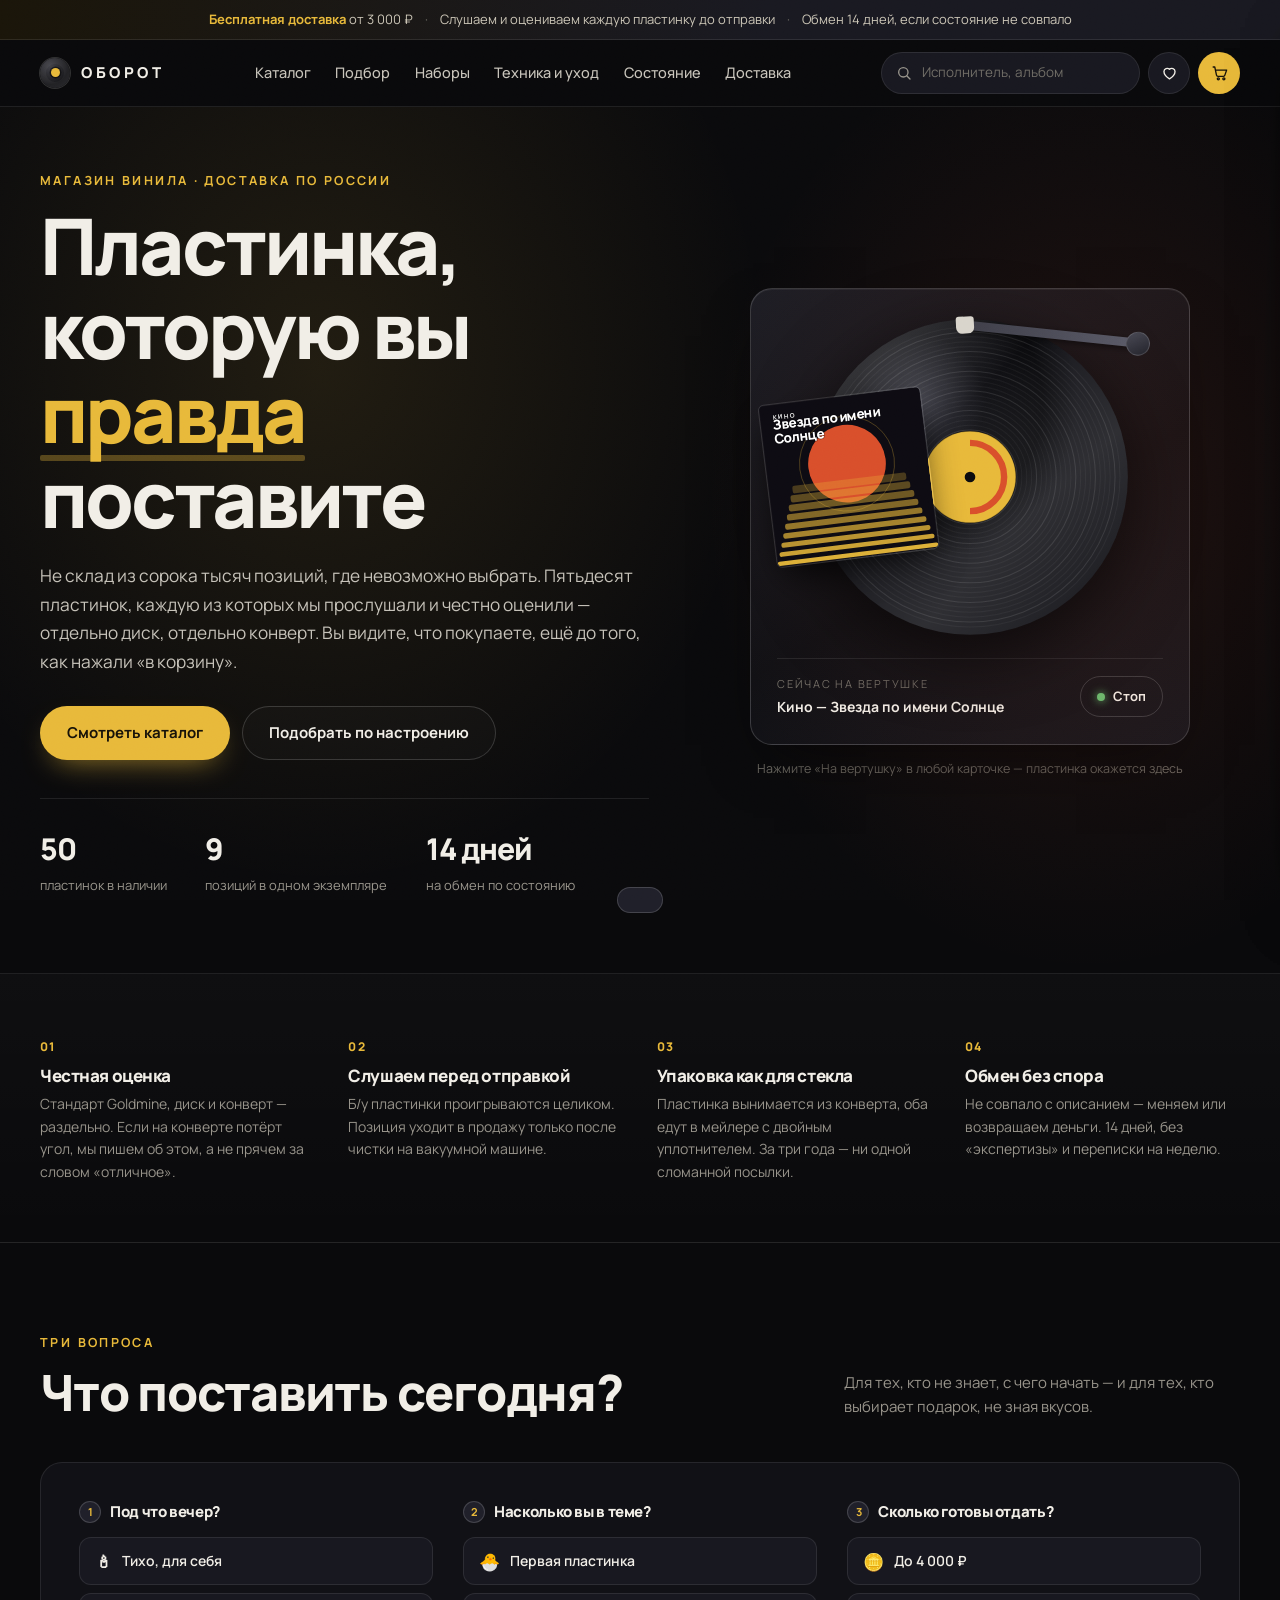
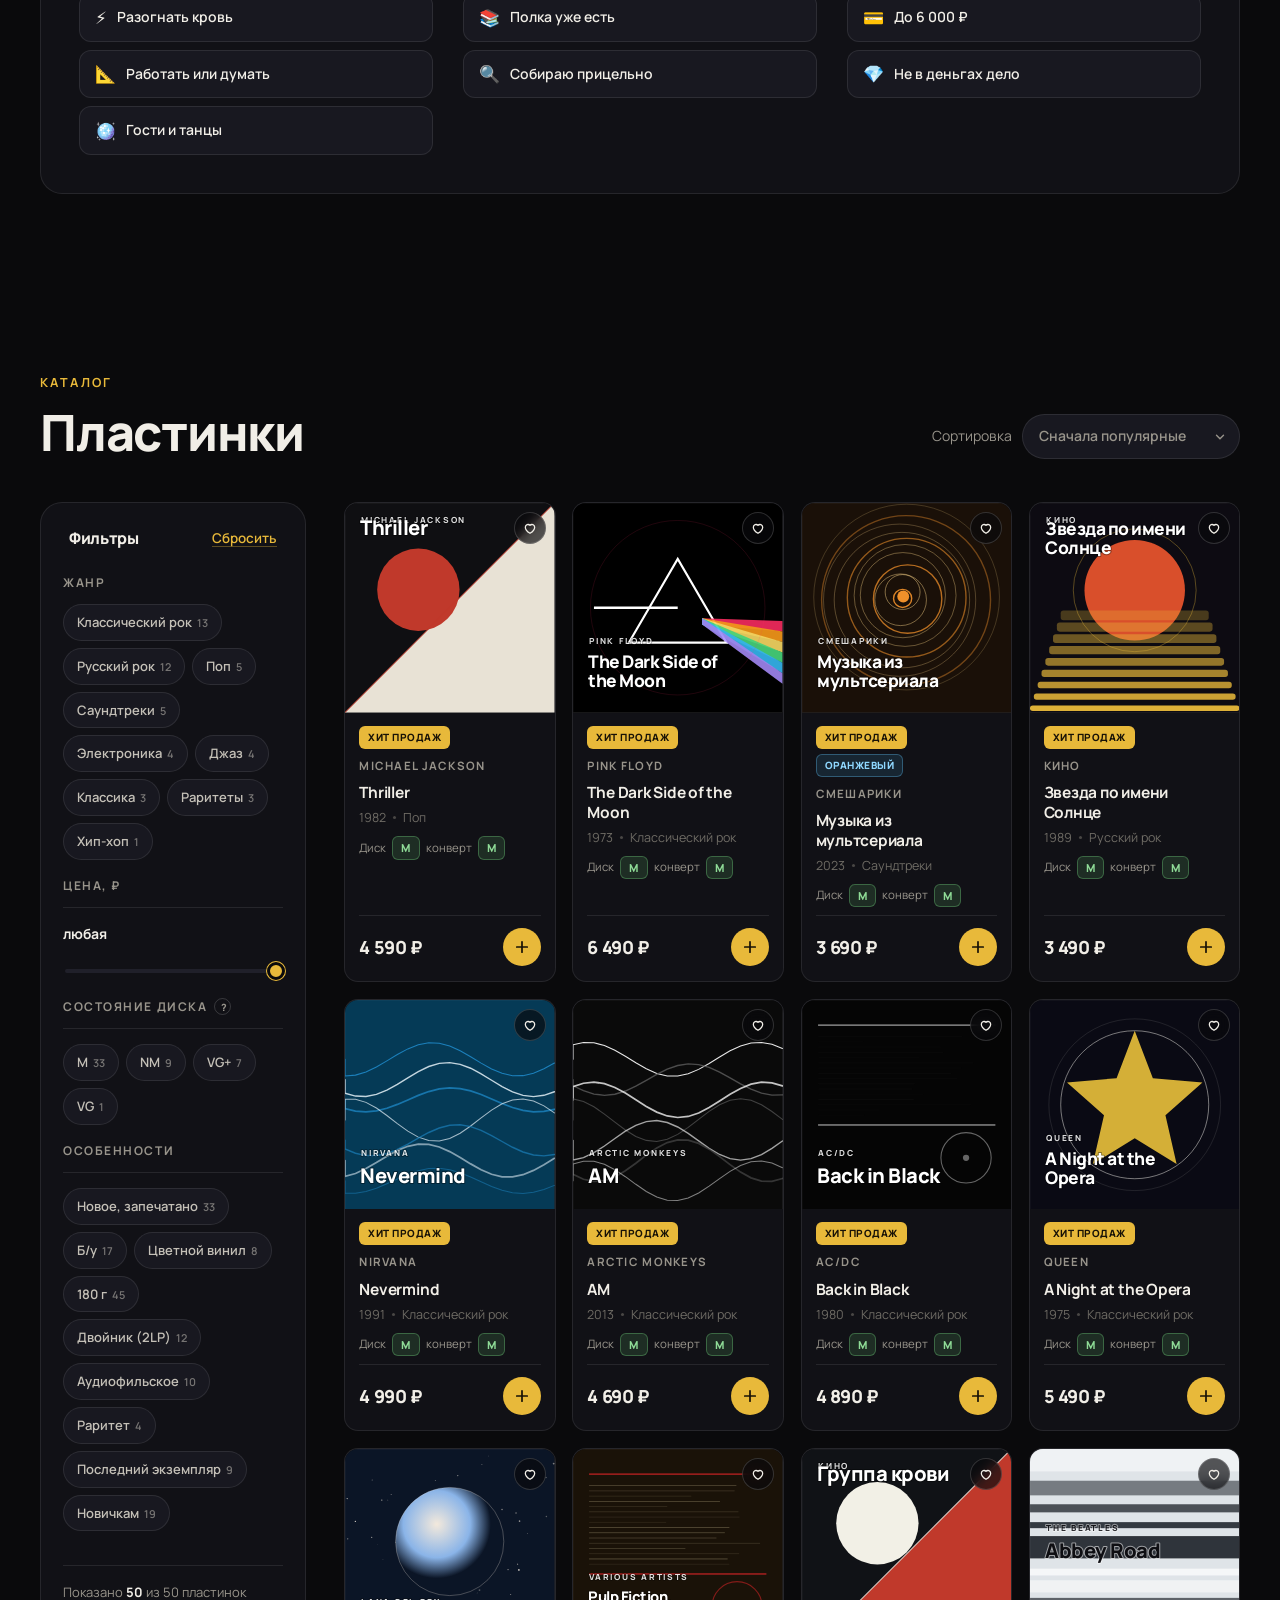
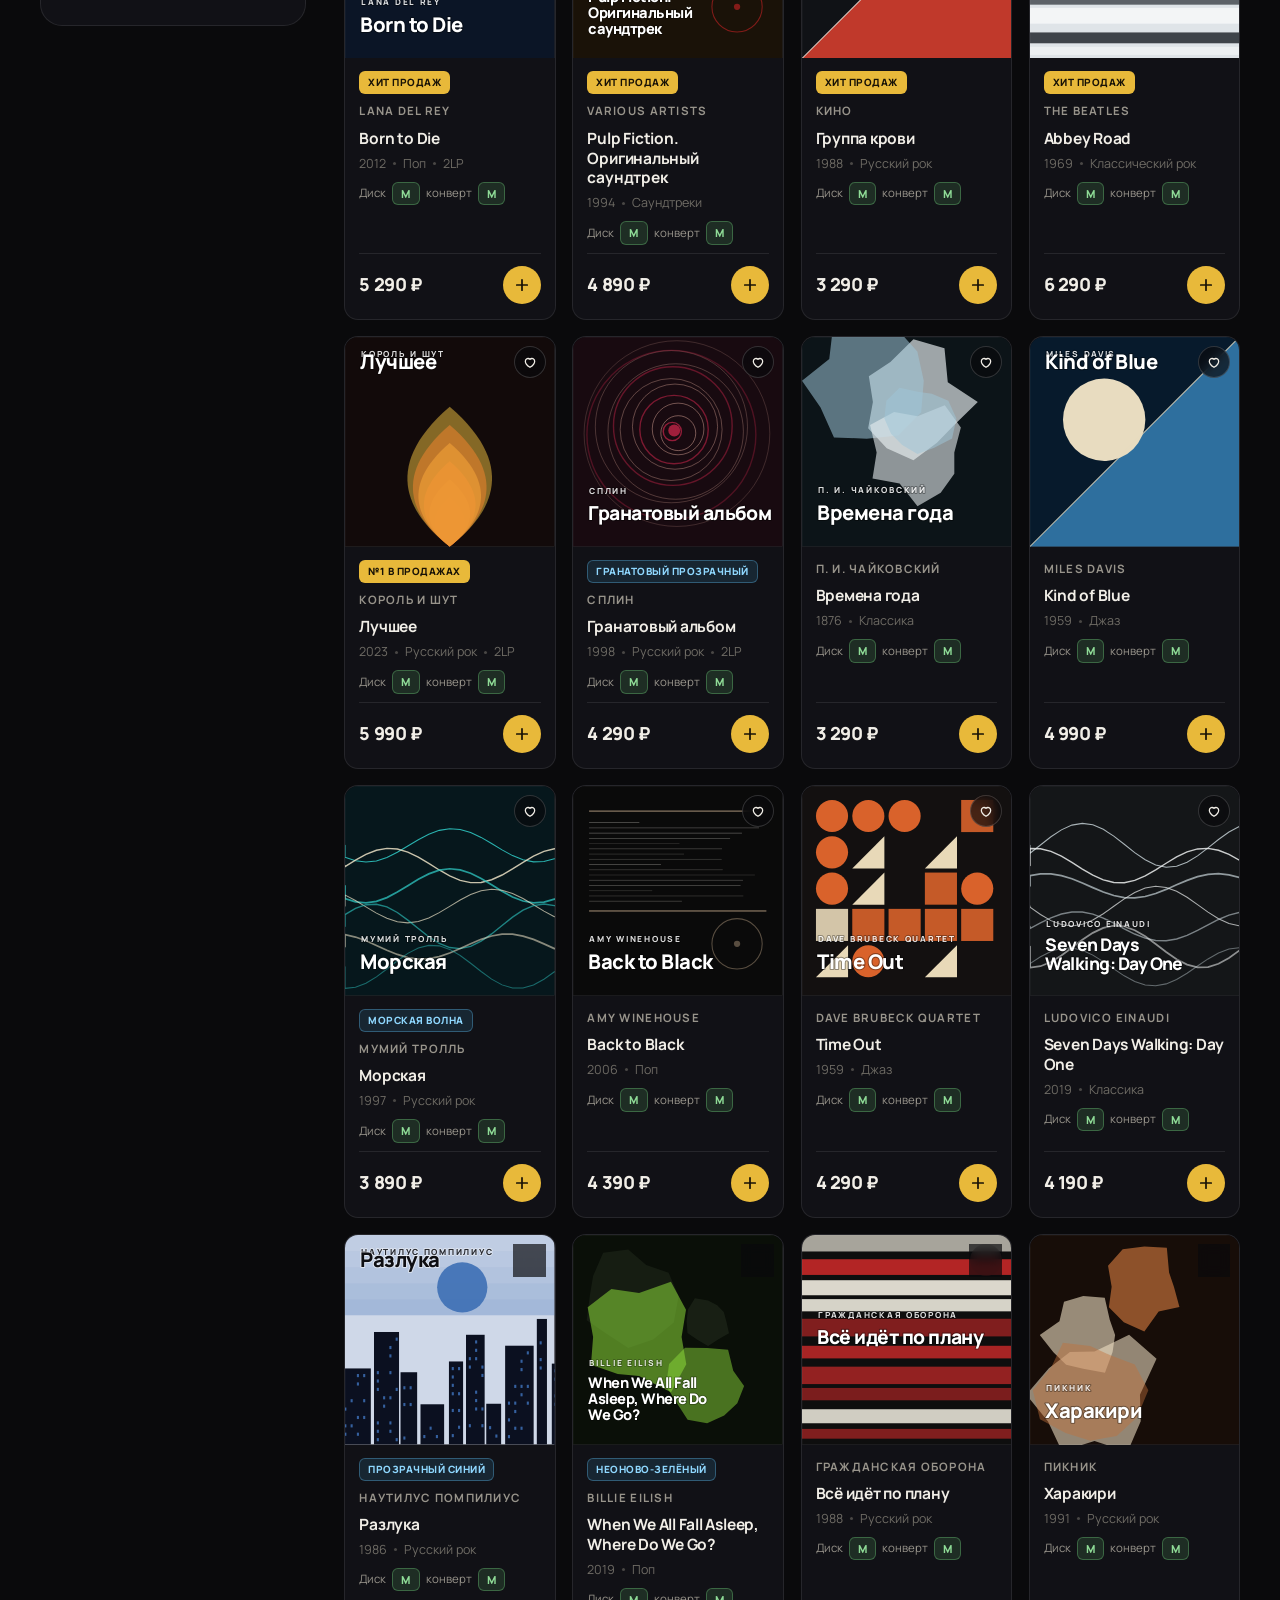
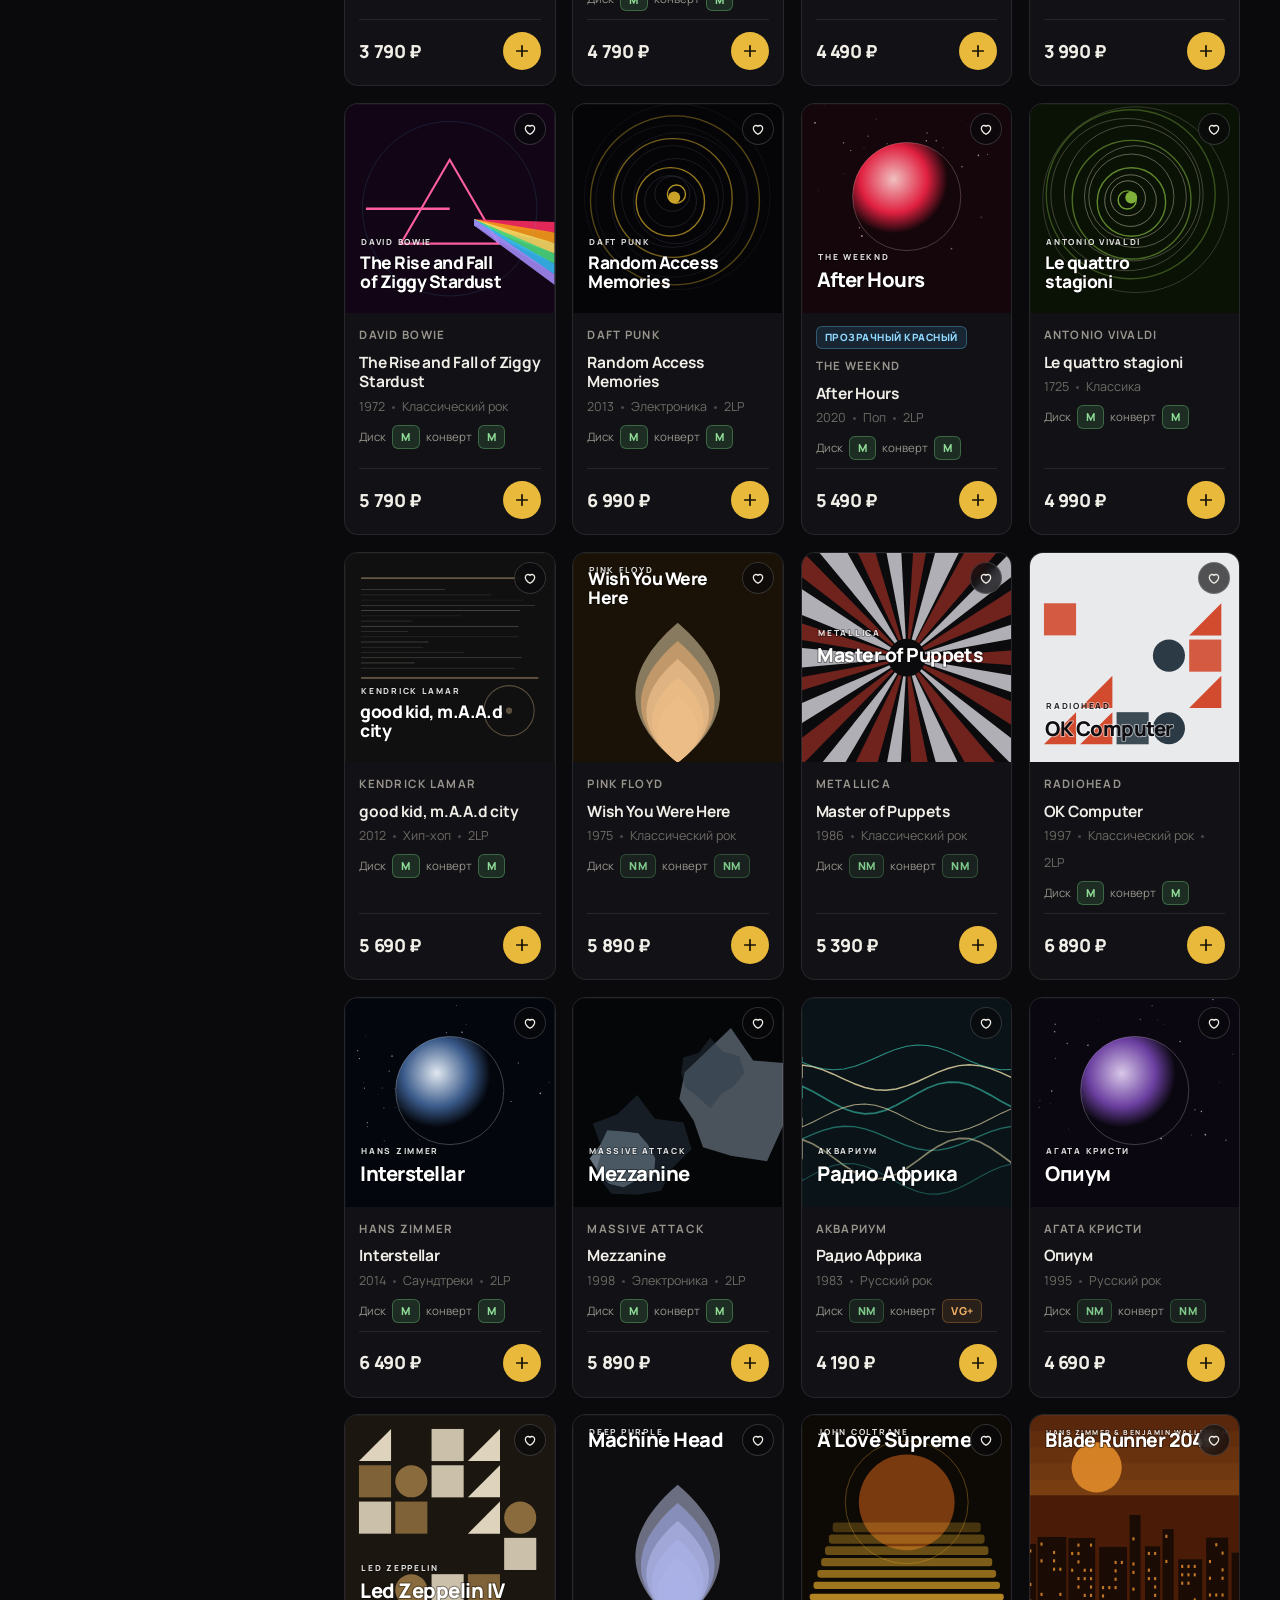
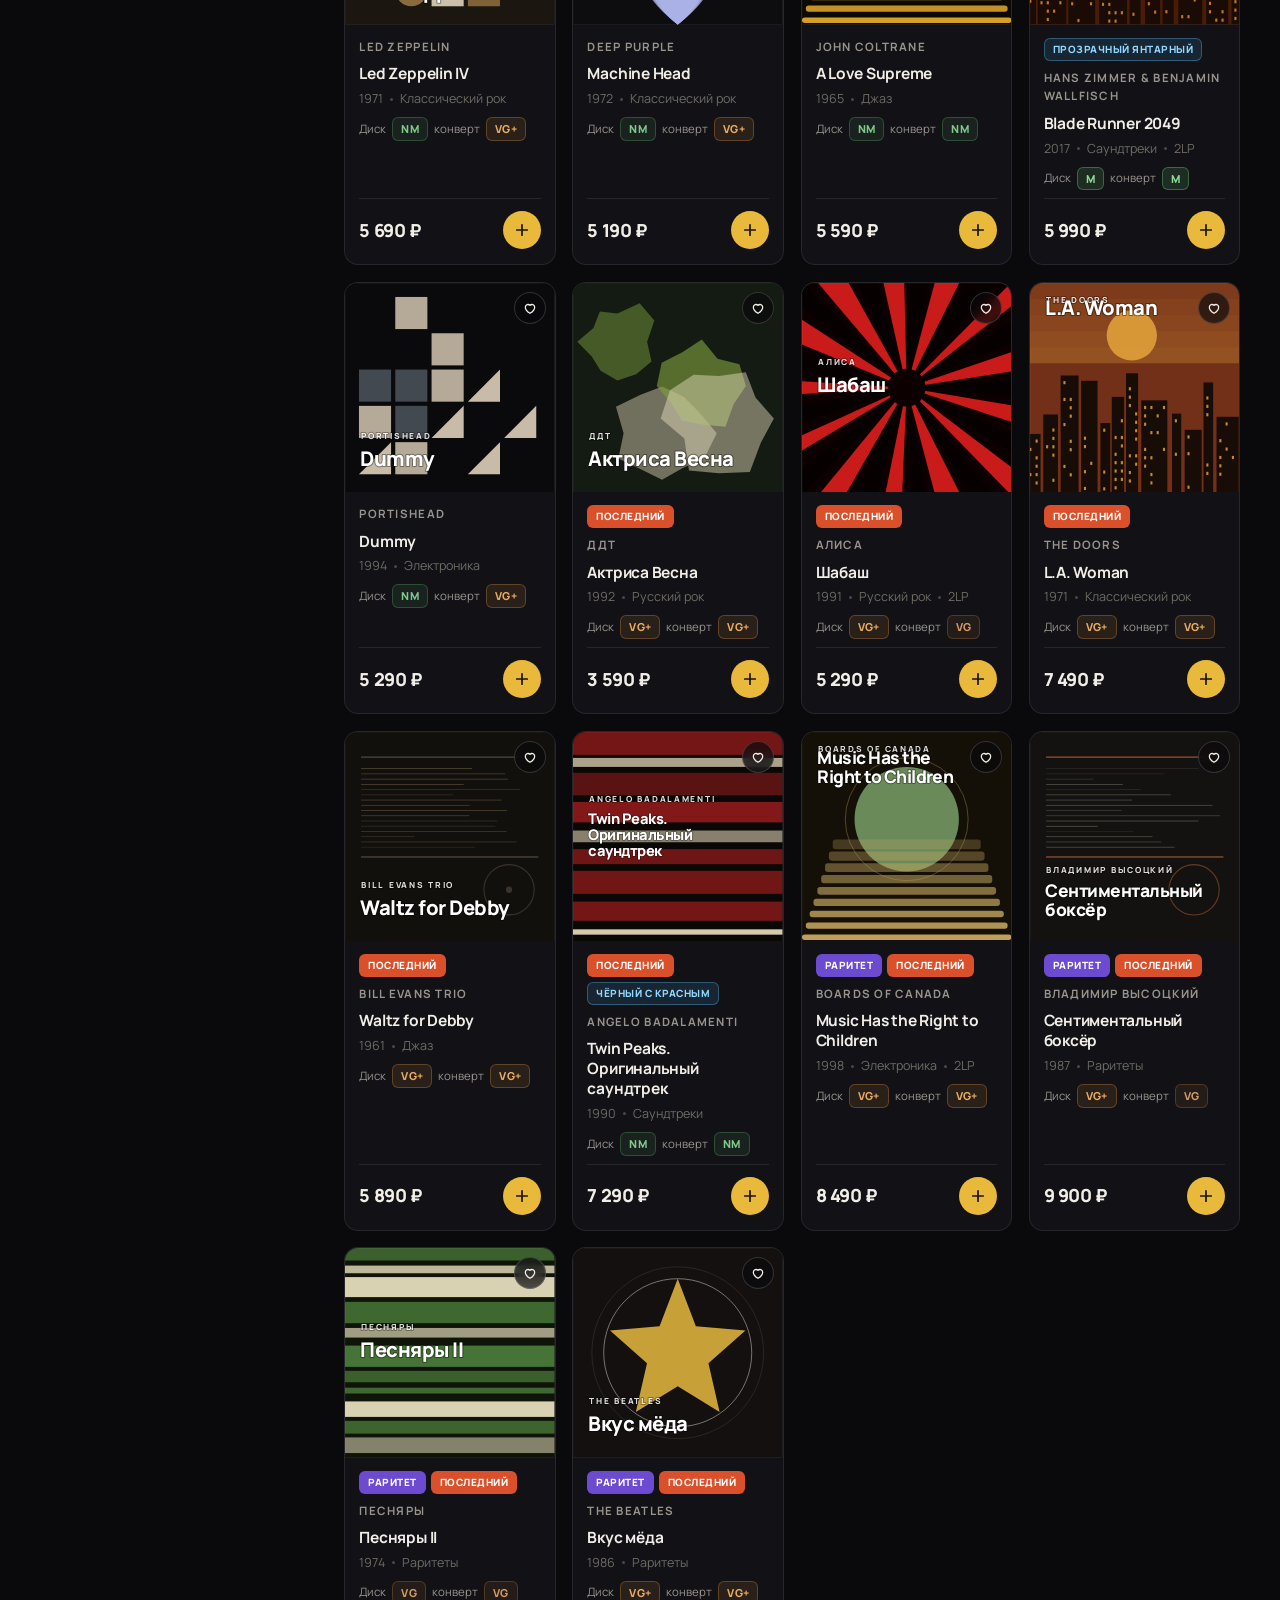
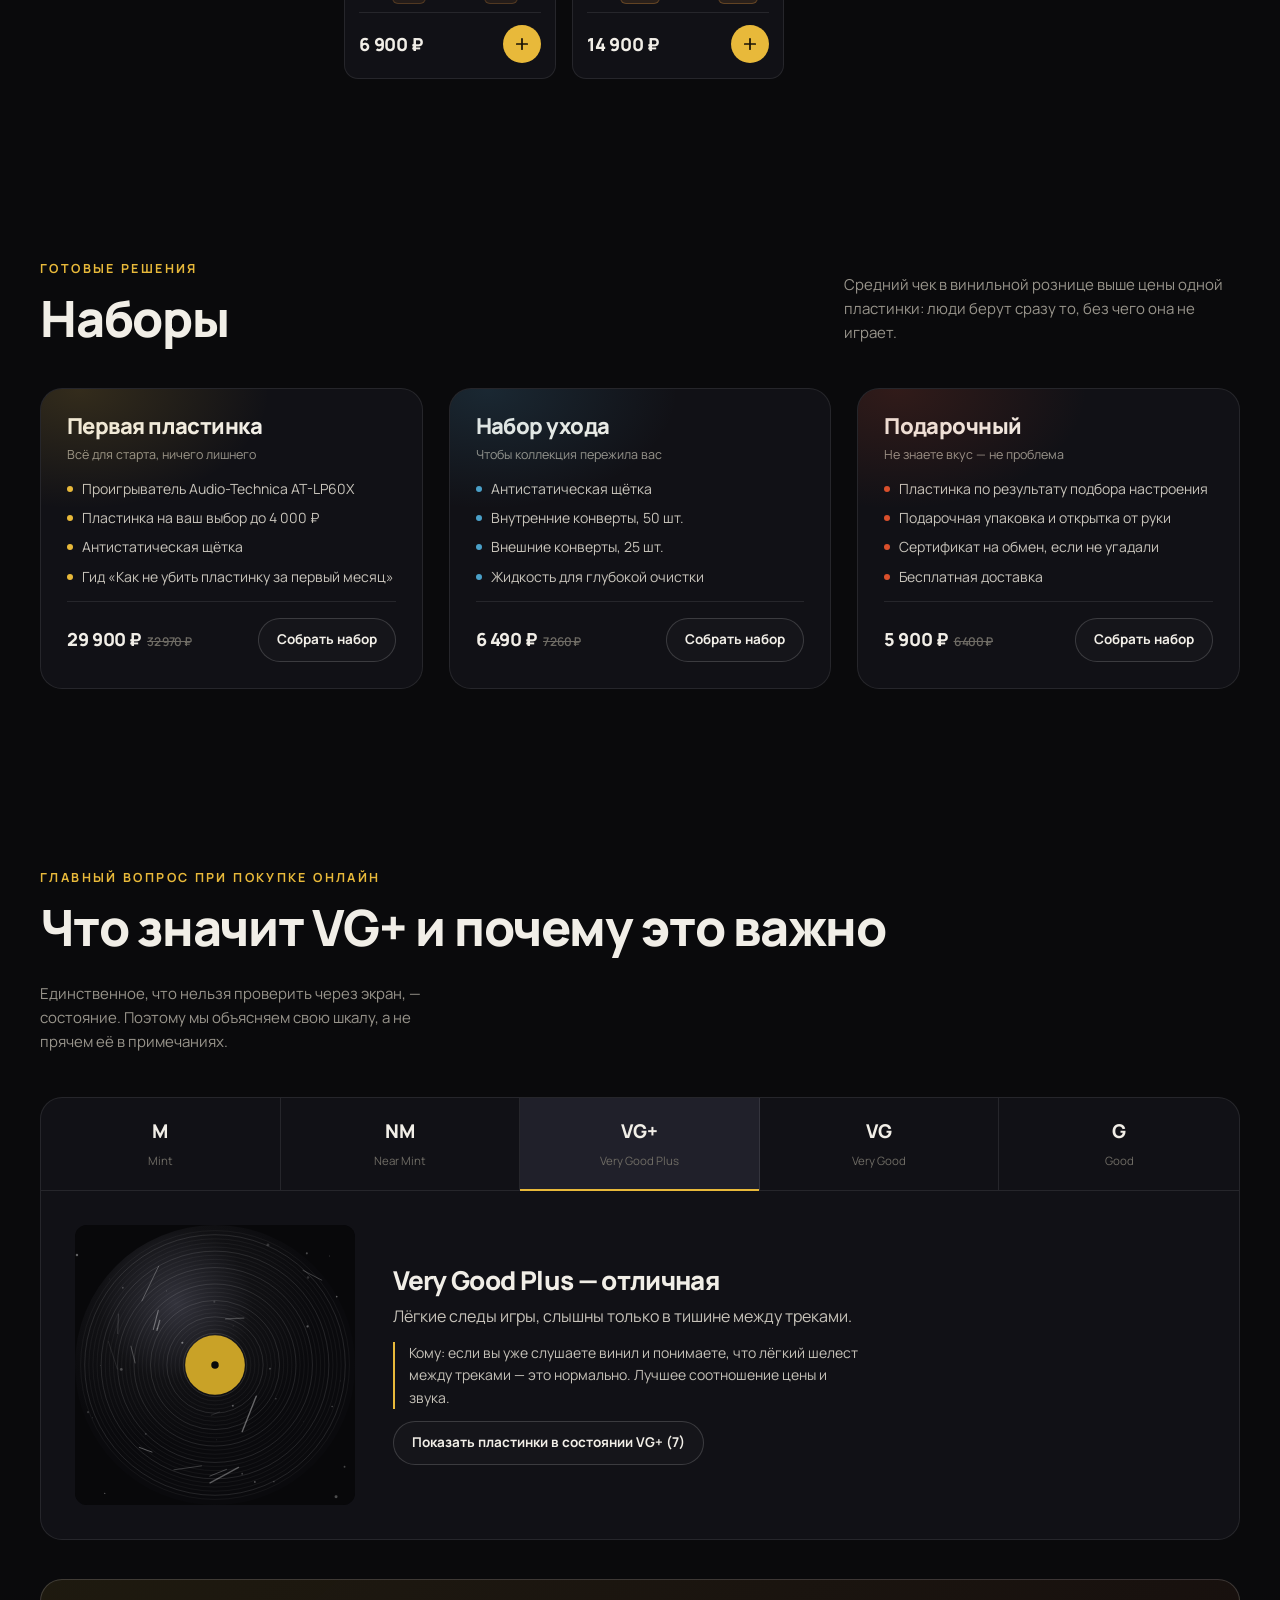
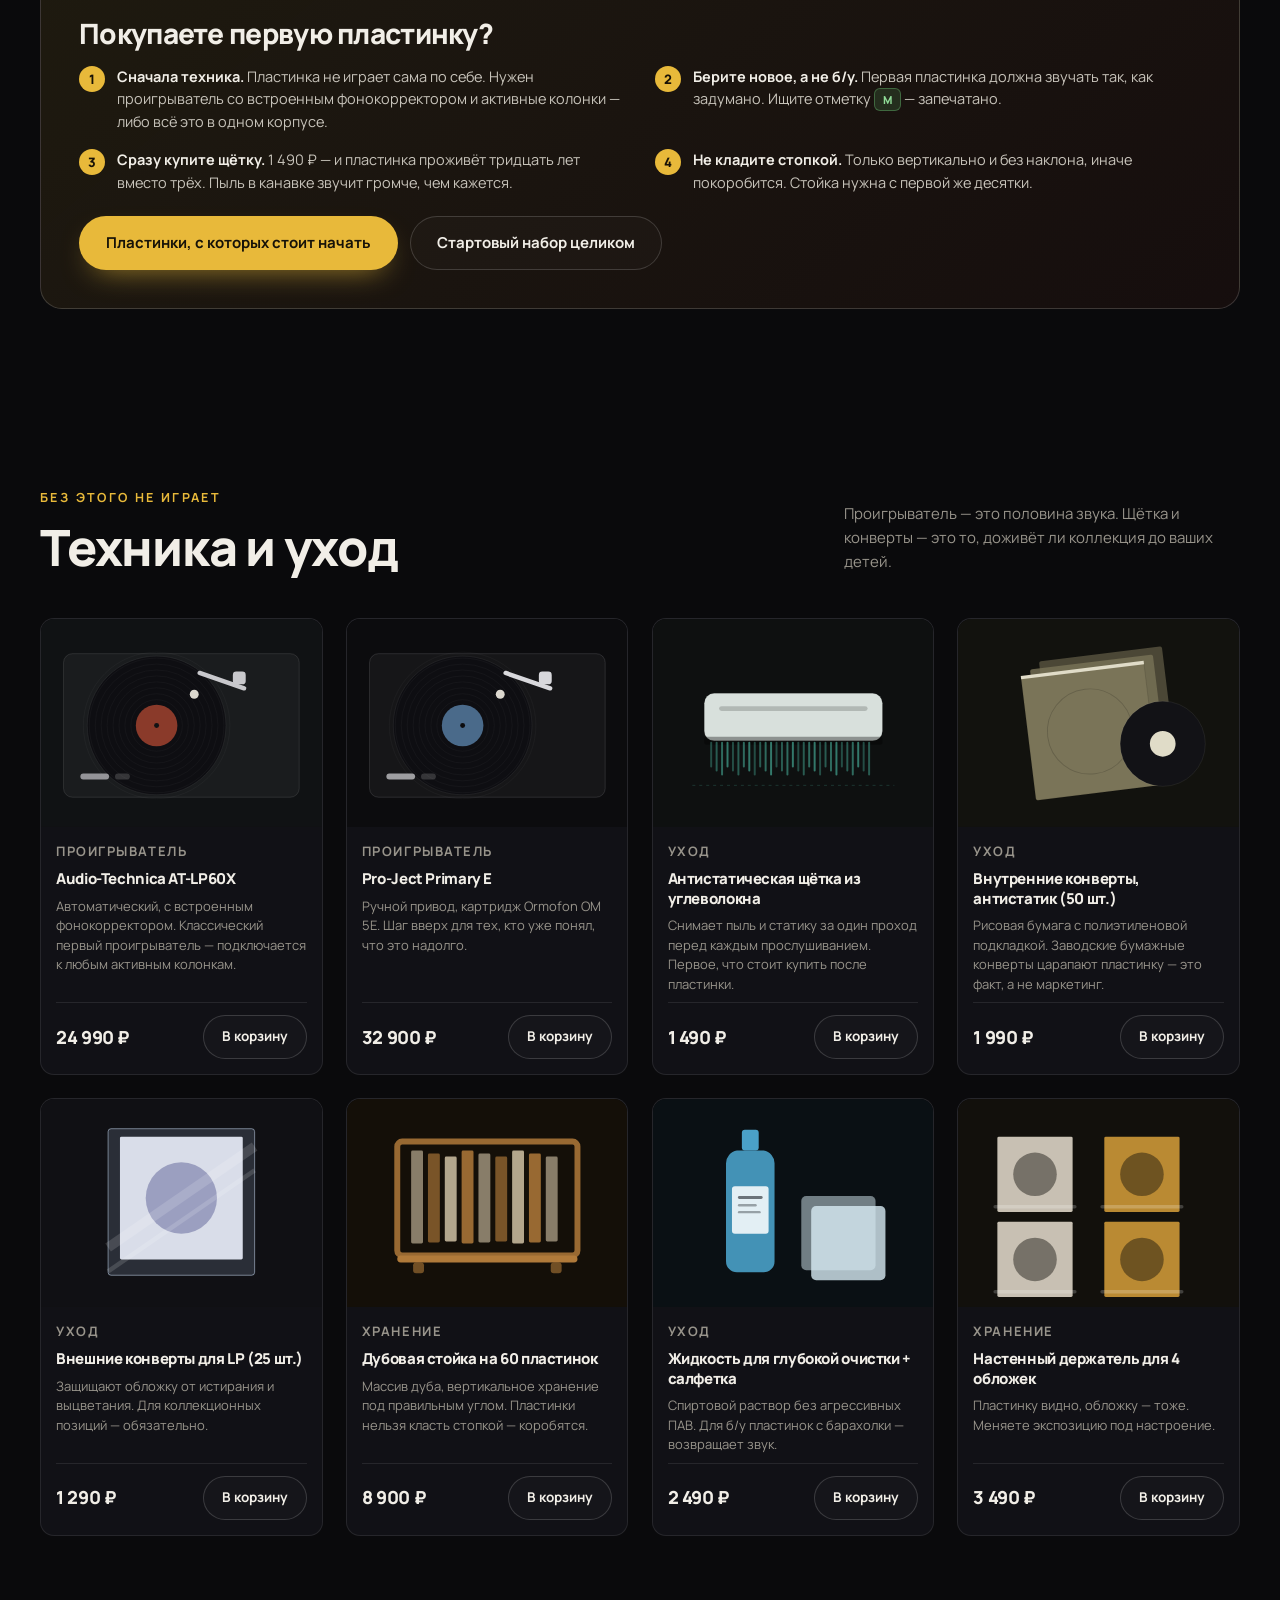
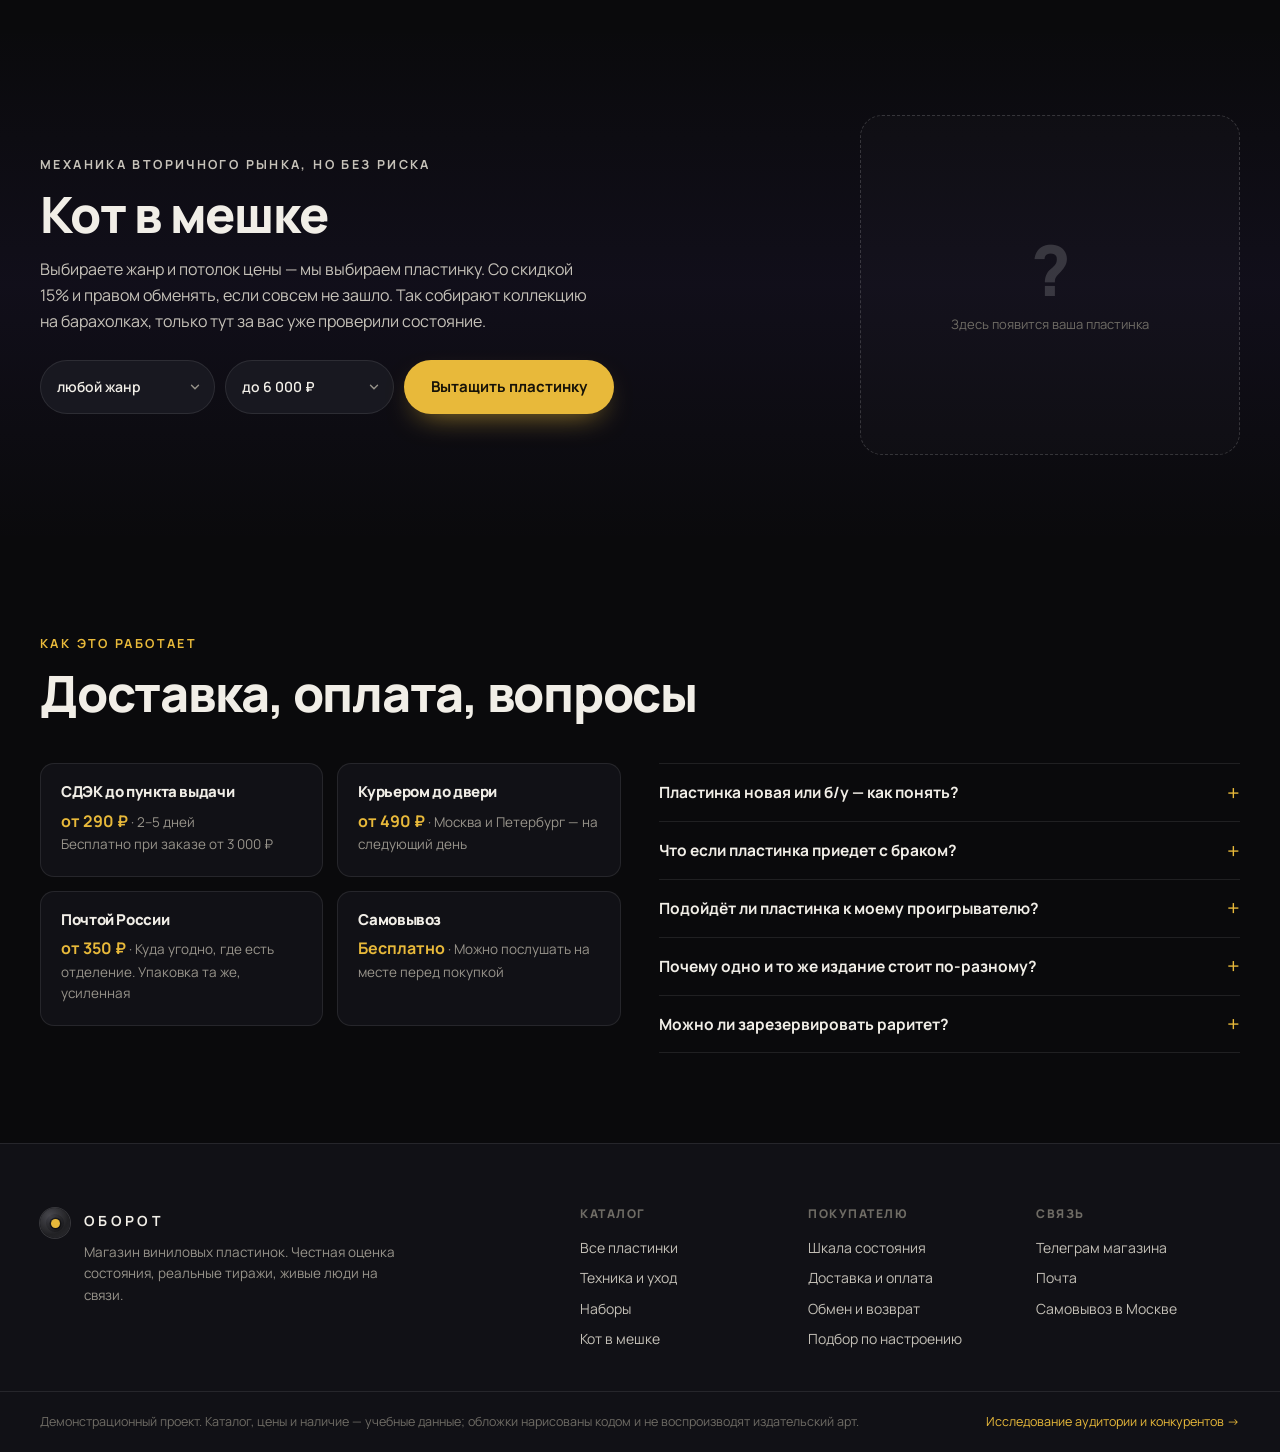
<file: index.html>
<!doctype html>
<html lang="ru">
<head>
<meta charset="utf-8">
<meta name="viewport" content="width=device-width, initial-scale=1">
<title>Оборот — магазин виниловых пластинок</title>
<meta name="description" content="Виниловые пластинки с честной оценкой состояния. Русский и классический рок, джаз, классика, саундтреки. Проигрыватели, уход, доставка по России.">
<meta property="og:title" content="Оборот — магазин виниловых пластинок">
<meta property="og:description" content="Каждая пластинка отгрейдована по стандарту Goldmine. Подберём первую — или закроем дырку в коллекции.">
<meta property="og:type" content="website">
<link rel="preconnect" href="https://fonts.googleapis.com">
<link rel="preconnect" href="https://fonts.gstatic.com" crossorigin>
<link href="https://fonts.googleapis.com/css2?family=Manrope:wght@400;500;600;700;800&display=swap" rel="stylesheet">
<link rel="stylesheet" href="assets/css/style.css">
<link rel="icon" href="data:image/svg+xml,<svg xmlns='http://www.w3.org/2000/svg' viewBox='0 0 100 100'><circle cx='50' cy='50' r='48' fill='%230b0b0e'/><circle cx='50' cy='50' r='30' fill='none' stroke='%23444' stroke-width='2'/><circle cx='50' cy='50' r='38' fill='none' stroke='%23333' stroke-width='2'/><circle cx='50' cy='50' r='14' fill='%23e8b93a'/><circle cx='50' cy='50' r='3' fill='%230b0b0e'/></svg>">
</head>
<body>
<div class="grain" aria-hidden="true"></div>

<div class="topline">
  <div class="wrap topline__in">
    <span class="topline__item"><b>Бесплатная доставка</b> от 3 000 ₽</span>
    <span class="topline__sep">·</span>
    <span class="topline__item">Слушаем и оцениваем каждую пластинку до отправки</span>
    <span class="topline__sep">·</span>
    <span class="topline__item">Обмен 14 дней, если состояние не совпало</span>
  </div>
</div>

<header class="hdr" id="hdr">
  <div class="wrap hdr__in">
    <a class="logo" href="#top" aria-label="Оборот — на главную">
      <span class="logo__disc" aria-hidden="true"><i></i></span>
      <span class="logo__txt">ОБОРОТ</span>
    </a>

    <nav class="nav" aria-label="Основное меню">
      <a href="#catalog">Каталог</a>
      <a href="#mood">Подбор</a>
      <a href="#bundles">Наборы</a>
      <a href="#gear">Техника и уход</a>
      <a href="#grading">Состояние</a>
      <a href="#how">Доставка</a>
    </nav>

    <div class="hdr__tools">
      <label class="search" title="Поиск по каталогу">
        <svg viewBox="0 0 24 24" aria-hidden="true"><circle cx="11" cy="11" r="7"/><path d="M16.5 16.5 21 21"/></svg>
        <input id="q" type="search" placeholder="Исполнитель, альбом" aria-label="Поиск по каталогу" autocomplete="off">
      </label>
      <button class="icon-btn" id="shelfBtn" aria-label="Моя полка">
        <svg viewBox="0 0 24 24" aria-hidden="true"><path d="M12 20s-7-4.4-7-9.3A4.1 4.1 0 0 1 12 8a4.1 4.1 0 0 1 7 2.7C19 15.6 12 20 12 20z"/></svg>
        <span class="badge" id="shelfCount">0</span>
      </button>
      <button class="icon-btn icon-btn--cart" id="cartBtn" aria-label="Корзина">
        <svg viewBox="0 0 24 24" aria-hidden="true"><path d="M4 5h2l2.2 10.2a2 2 0 0 0 2 1.6h6.6a2 2 0 0 0 2-1.5L21 9H7"/><circle cx="10.5" cy="20" r="1.3"/><circle cx="17.5" cy="20" r="1.3"/></svg>
        <span class="badge" id="cartCount">0</span>
      </button>
      <button class="burger" id="burger" aria-label="Меню" aria-expanded="false"><i></i><i></i><i></i></button>
    </div>
  </div>
</header>

<main id="top">

<!-- ===================== ГЛАВНЫЙ ЭКРАН ===================== -->
<section class="hero">
  <div class="wrap hero__in">
    <div class="hero__text">
      <p class="eyebrow">Магазин винила · доставка по России</p>
      <h1>Пластинка, которую вы <em>правда</em> поставите</h1>
      <p class="lead">
        Не склад из сорока тысяч позиций, где невозможно выбрать. Пятьдесят пластинок,
        каждую из которых мы прослушали и честно оценили — отдельно диск, отдельно конверт.
        Вы видите, что покупаете, ещё до того, как нажали «в корзину».
      </p>
      <div class="hero__cta">
        <a class="btn btn--primary" href="#catalog">Смотреть каталог</a>
        <a class="btn btn--ghost" href="#mood">Подобрать по настроению</a>
      </div>
      <ul class="hero__facts">
        <li><b id="factCount">50</b><span>пластинок в наличии</span></li>
        <li><b>9</b><span>позиций в одном экземпляре</span></li>
        <li><b>14 дней</b><span>на обмен по состоянию</span></li>
      </ul>
    </div>

    <div class="hero__deck">
      <div class="deck" id="deck">
        <div class="deck__platter">
          <div class="deck__disc" id="deckDisc"></div>
          <div class="deck__sleeve" id="deckSleeve" aria-hidden="true"></div>
        </div>
        <div class="deck__arm" id="deckArm"><span></span></div>
        <div class="deck__panel">
          <div class="deck__now">
            <span class="deck__label">Сейчас на вертушке</span>
            <strong id="deckTitle">Кино — Звезда по имени Солнце</strong>
          </div>
          <button class="deck__play" id="deckPlay" aria-pressed="true">
            <span class="deck__playdot"></span><span id="deckPlayTxt">Стоп</span>
          </button>
        </div>
      </div>
      <p class="deck__hint">Нажмите «На вертушку» в любой карточке — пластинка окажется здесь</p>
    </div>
  </div>
</section>

<!-- ===================== ОБЕЩАНИЯ ===================== -->
<section class="promise">
  <div class="wrap promise__grid">
    <article><span class="promise__n">01</span><h3>Честная оценка</h3><p>Стандарт Goldmine, диск и конверт — раздельно. Если на конверте потёрт угол, мы пишем об этом, а не прячем за словом «отличное».</p></article>
    <article><span class="promise__n">02</span><h3>Слушаем перед отправкой</h3><p>Б/у пластинки проигрываются целиком. Позиция уходит в продажу только после чистки на вакуумной машине.</p></article>
    <article><span class="promise__n">03</span><h3>Упаковка как для стекла</h3><p>Пластинка вынимается из конверта, оба едут в мейлере с двойным уплотнителем. За три года — ни одной сломанной посылки.</p></article>
    <article><span class="promise__n">04</span><h3>Обмен без спора</h3><p>Не совпало с описанием — меняем или возвращаем деньги. 14 дней, без «экспертизы» и переписки на неделю.</p></article>
  </div>
</section>

<!-- ===================== ПОДБОР ПО НАСТРОЕНИЮ ===================== -->
<section class="mood" id="mood">
  <div class="wrap">
    <header class="sect-head">
      <div>
        <p class="eyebrow">Три вопроса</p>
        <h2>Что поставить сегодня?</h2>
      </div>
      <p class="sect-head__note">Для тех, кто не знает, с чего начать — и для тех, кто выбирает подарок, не зная вкусов.</p>
    </header>

    <div class="quiz" id="quiz">
      <div class="quiz__steps" id="quizSteps"></div>
      <div class="quiz__result" id="quizResult" hidden></div>
    </div>
  </div>
</section>

<!-- ===================== КАТАЛОГ ===================== -->
<section class="catalog" id="catalog">
  <div class="wrap">
    <header class="sect-head">
      <div>
        <p class="eyebrow">Каталог</p>
        <h2>Пластинки</h2>
      </div>
      <div class="sort">
        <label for="sort">Сортировка</label>
        <select id="sort">
          <option value="pop">Сначала популярные</option>
          <option value="cheap">Сначала дешёвые</option>
          <option value="rich">Сначала дорогие</option>
          <option value="new">Сначала новые издания</option>
          <option value="az">По алфавиту</option>
        </select>
      </div>
    </header>

    <div class="cat-layout">
      <aside class="filters" id="filters" aria-label="Фильтры каталога">
        <div class="filters__head">
          <button class="filters__toggle" id="filtersToggle" aria-expanded="false" aria-controls="filtersBody">
            <span>Фильтры</span><b class="filters__badge" id="filtersBadge" hidden>0</b><i class="filters__chev" aria-hidden="true"></i>
          </button>
          <button class="link-btn" id="resetFilters">Сбросить</button>
        </div>
        <div class="filters__body" id="filtersBody">

        <fieldset class="f-block">
          <legend>Жанр</legend>
          <div class="chips" id="fGenre"></div>
        </fieldset>

        <fieldset class="f-block">
          <legend>Цена, ₽</legend>
          <div class="range">
            <output id="priceOut">до 15 000</output>
            <input type="range" id="fPrice" min="3000" max="15000" step="500" value="15000">
          </div>
        </fieldset>

        <fieldset class="f-block">
          <legend>Состояние диска <button class="hint-btn" data-goto="#grading" title="Что это значит?">?</button></legend>
          <div class="chips" id="fGrade"></div>
        </fieldset>

        <fieldset class="f-block">
          <legend>Особенности</legend>
          <div class="chips" id="fFeat"></div>
        </fieldset>

        <p class="filters__count" id="filtersCount"></p>
        </div>
      </aside>

      <div class="cat-main">
        <div class="active-filters" id="activeFilters"></div>
        <div class="grid" id="grid"></div>
        <p class="empty" id="empty" hidden>По этим условиям ничего не нашлось. Попробуйте снять пару фильтров — или загляните в <a href="#mystery">«Кота в мешке»</a>.</p>
      </div>
    </div>
  </div>
</section>

<!-- ===================== НАБОРЫ ===================== -->
<section class="bundles" id="bundles">
  <div class="wrap">
    <header class="sect-head">
      <div><p class="eyebrow">Готовые решения</p><h2>Наборы</h2></div>
      <p class="sect-head__note">Средний чек в винильной рознице выше цены одной пластинки: люди берут сразу то, без чего она не играет.</p>
    </header>
    <div class="bundle-grid" id="bundleGrid"></div>
  </div>
</section>

<!-- ===================== ГИД ПО СОСТОЯНИЮ ===================== -->
<section class="grading" id="grading">
  <div class="wrap">
    <header class="sect-head">
      <div><p class="eyebrow">Главный вопрос при покупке онлайн</p><h2>Что значит VG+ и почему это важно</h2></div>
      <p class="sect-head__note">Единственное, что нельзя проверить через экран, — состояние. Поэтому мы объясняем свою шкалу, а не прячем её в примечаниях.</p>
    </header>

    <div class="grade-tool">
      <div class="grade-tool__scale" id="gradeScale" role="tablist" aria-label="Шкала состояния"></div>
      <div class="grade-tool__body">
        <div class="grade-tool__vis" id="gradeVis"></div>
        <div class="grade-tool__text">
          <h3 id="gradeTitle"></h3>
          <p id="gradeNote"></p>
          <p class="grade-tool__who" id="gradeWho"></p>
          <button class="btn btn--ghost btn--sm" id="gradeApply">Показать такие пластинки</button>
        </div>
      </div>
    </div>

    <div class="firstlp">
      <h3>Покупаете первую пластинку?</h3>
      <ol class="firstlp__steps">
        <li><b>Сначала техника.</b> Пластинка не играет сама по себе. Нужен проигрыватель со встроенным фонокорректором и активные колонки — либо всё это в одном корпусе.</li>
        <li><b>Берите новое, а не б/у.</b> Первая пластинка должна звучать так, как задумано. Ищите отметку <span class="pill pill--m">M</span> — запечатано.</li>
        <li><b>Сразу купите щётку.</b> 1 490 ₽ — и пластинка проживёт тридцать лет вместо трёх. Пыль в канавке звучит громче, чем кажется.</li>
        <li><b>Не кладите стопкой.</b> Только вертикально и без наклона, иначе покоробится. Стойка нужна с первой же десятки.</li>
      </ol>
      <div class="firstlp__cta">
        <button class="btn btn--primary" data-filter-entry="1">Пластинки, с которых стоит начать</button>
        <a class="btn btn--ghost" href="#bundles">Стартовый набор целиком</a>
      </div>
    </div>
  </div>
</section>

<!-- ===================== ТЕХНИКА И УХОД ===================== -->
<section class="gear" id="gear">
  <div class="wrap">
    <header class="sect-head">
      <div><p class="eyebrow">Без этого не играет</p><h2>Техника и уход</h2></div>
      <p class="sect-head__note">Проигрыватель — это половина звука. Щётка и конверты — это то, доживёт ли коллекция до ваших детей.</p>
    </header>
    <div class="gear-grid" id="gearGrid"></div>
  </div>
</section>

<!-- ===================== КОТ В МЕШКЕ ===================== -->
<section class="mystery" id="mystery">
  <div class="wrap mystery__in">
    <div class="mystery__text">
      <p class="eyebrow">Механика вторичного рынка, но без риска</p>
      <h2>Кот в мешке</h2>
      <p>Выбираете жанр и потолок цены — мы выбираем пластинку. Со скидкой 15% и правом обменять,
        если совсем не зашло. Так собирают коллекцию на барахолках, только тут за вас уже проверили состояние.</p>
      <div class="mystery__controls">
        <select id="mysteryGenre" aria-label="Жанр для кота в мешке"></select>
        <select id="mysteryBudget" aria-label="Бюджет">
          <option value="4000">до 4 000 ₽</option>
          <option value="6000" selected>до 6 000 ₽</option>
          <option value="9000">до 9 000 ₽</option>
          <option value="99000">без ограничений</option>
        </select>
        <button class="btn btn--primary" id="mysteryGo">Вытащить пластинку</button>
      </div>
    </div>
    <div class="mystery__box" id="mysteryBox">
      <div class="mystery__placeholder">
        <span class="mystery__q">?</span>
        <p>Здесь появится ваша пластинка</p>
      </div>
    </div>
  </div>
</section>

<!-- ===================== ДОСТАВКА И ВОПРОСЫ ===================== -->
<section class="how" id="how">
  <div class="wrap">
    <header class="sect-head"><div><p class="eyebrow">Как это работает</p><h2>Доставка, оплата, вопросы</h2></div></header>
    <div class="how__grid">
      <div class="how__cards">
        <article><h3>СДЭК до пункта выдачи</h3><p><b>от 290 ₽</b> · 2–5 дней<br>Бесплатно при заказе от 3 000 ₽</p></article>
        <article><h3>Курьером до двери</h3><p><b>от 490 ₽</b> · Москва и Петербург — на следующий день</p></article>
        <article><h3>Почтой России</h3><p><b>от 350 ₽</b> · Куда угодно, где есть отделение. Упаковка та же, усиленная</p></article>
        <article><h3>Самовывоз</h3><p><b>Бесплатно</b> · Можно послушать на месте перед покупкой</p></article>
      </div>
      <div class="faq" id="faq">
        <details><summary>Пластинка новая или б/у — как понять?</summary><p>В карточке всегда две оценки: диска и конверта. <b>M</b> — запечатанное новое издание. Всё остальное — б/у, и тогда мы пишем, что именно слышно и видно. Позиции с отметкой «Последний экземпляр» — единичные, повтора не будет.</p></details>
        <details><summary>Что если пластинка приедет с браком?</summary><p>Снимаете распаковку — и пишете нам. Меняем на такую же или возвращаем деньги вместе со стоимостью доставки. Спорить о том, «кто поцарапал», мы не будем: винил — товар, который либо звучит, либо нет.</p></details>
        <details><summary>Подойдёт ли пластинка к моему проигрывателю?</summary><p>Любая пластинка на 33⅓ оборота играет на любом современном проигрывателе. Единственное, на что смотреть, — синглы на 45 оборотов (у нас таких нет) и вес: 180 г требует чуть более жёсткого мата, но играет везде.</p></details>
        <details><summary>Почему одно и то же издание стоит по-разному?</summary><p>Пресс, год, страна и состояние. Немецкий пресс 2016 года и советская «Мелодия» 1986-го — это две разные пластинки, даже если музыка одна. В карточке всегда указано, какой именно экземпляр вы берёте.</p></details>
        <details><summary>Можно ли зарезервировать раритет?</summary><p>Да, на 48 часов. Напишите нам id позиции из карточки — снимем с витрины и придержим.</p></details>
      </div>
    </div>
  </div>
</section>

</main>

<footer class="ftr">
  <div class="wrap ftr__in">
    <div class="ftr__brand">
      <span class="logo__disc" aria-hidden="true"><i></i></span>
      <div>
        <b>ОБОРОТ</b>
        <p>Магазин виниловых пластинок. Честная оценка состояния, реальные тиражи, живые люди на связи.</p>
      </div>
    </div>
    <nav class="ftr__nav" aria-label="Меню в подвале">
      <div><h4>Каталог</h4><a href="#catalog">Все пластинки</a><a href="#gear">Техника и уход</a><a href="#bundles">Наборы</a><a href="#mystery">Кот в мешке</a></div>
      <div><h4>Покупателю</h4><a href="#grading">Шкала состояния</a><a href="#how">Доставка и оплата</a><a href="#how">Обмен и возврат</a><a href="#mood">Подбор по настроению</a></div>
      <div><h4>Связь</h4><a href="#top">Телеграм магазина</a><a href="#top">Почта</a><a href="#top">Самовывоз в Москве</a></div>
    </nav>
  </div>
  <div class="wrap ftr__bottom">
    <p>Демонстрационный проект. Каталог, цены и наличие — учебные данные; обложки нарисованы кодом и не воспроизводят издательский арт.</p>
    <p><a href="docs/research.md">Исследование аудитории и конкурентов →</a></p>
  </div>
</footer>

<!-- Корзина -->
<aside class="drawer" id="cart" aria-hidden="true" aria-label="Корзина">
  <div class="drawer__head">
    <h3>Корзина</h3>
    <button class="close" id="cartClose" aria-label="Закрыть корзину">×</button>
  </div>
  <div class="ship-bar" id="shipBar"></div>
  <div class="drawer__body" id="cartBody"></div>
  <div class="drawer__foot" id="cartFoot"></div>
</aside>

<!-- Полка (избранное) -->
<aside class="drawer" id="shelf" aria-hidden="true" aria-label="Моя полка">
  <div class="drawer__head">
    <h3>Моя полка</h3>
    <button class="close" id="shelfClose" aria-label="Закрыть полку">×</button>
  </div>
  <div class="drawer__body" id="shelfBody"></div>
  <div class="drawer__foot" id="shelfFoot"></div>
</aside>

<div class="scrim" id="scrim" hidden></div>

<!-- Карточка товара -->
<div class="modal" id="modal" hidden role="dialog" aria-modal="true" aria-label="Карточка пластинки">
  <div class="modal__box" id="modalBox"></div>
</div>

<div class="toast" id="toast" role="status" aria-live="polite"></div>

<script src="assets/js/data.js"></script>
<script src="assets/js/covers.js"></script>
<script src="assets/js/app.js"></script>
</body>
</html>
</file>
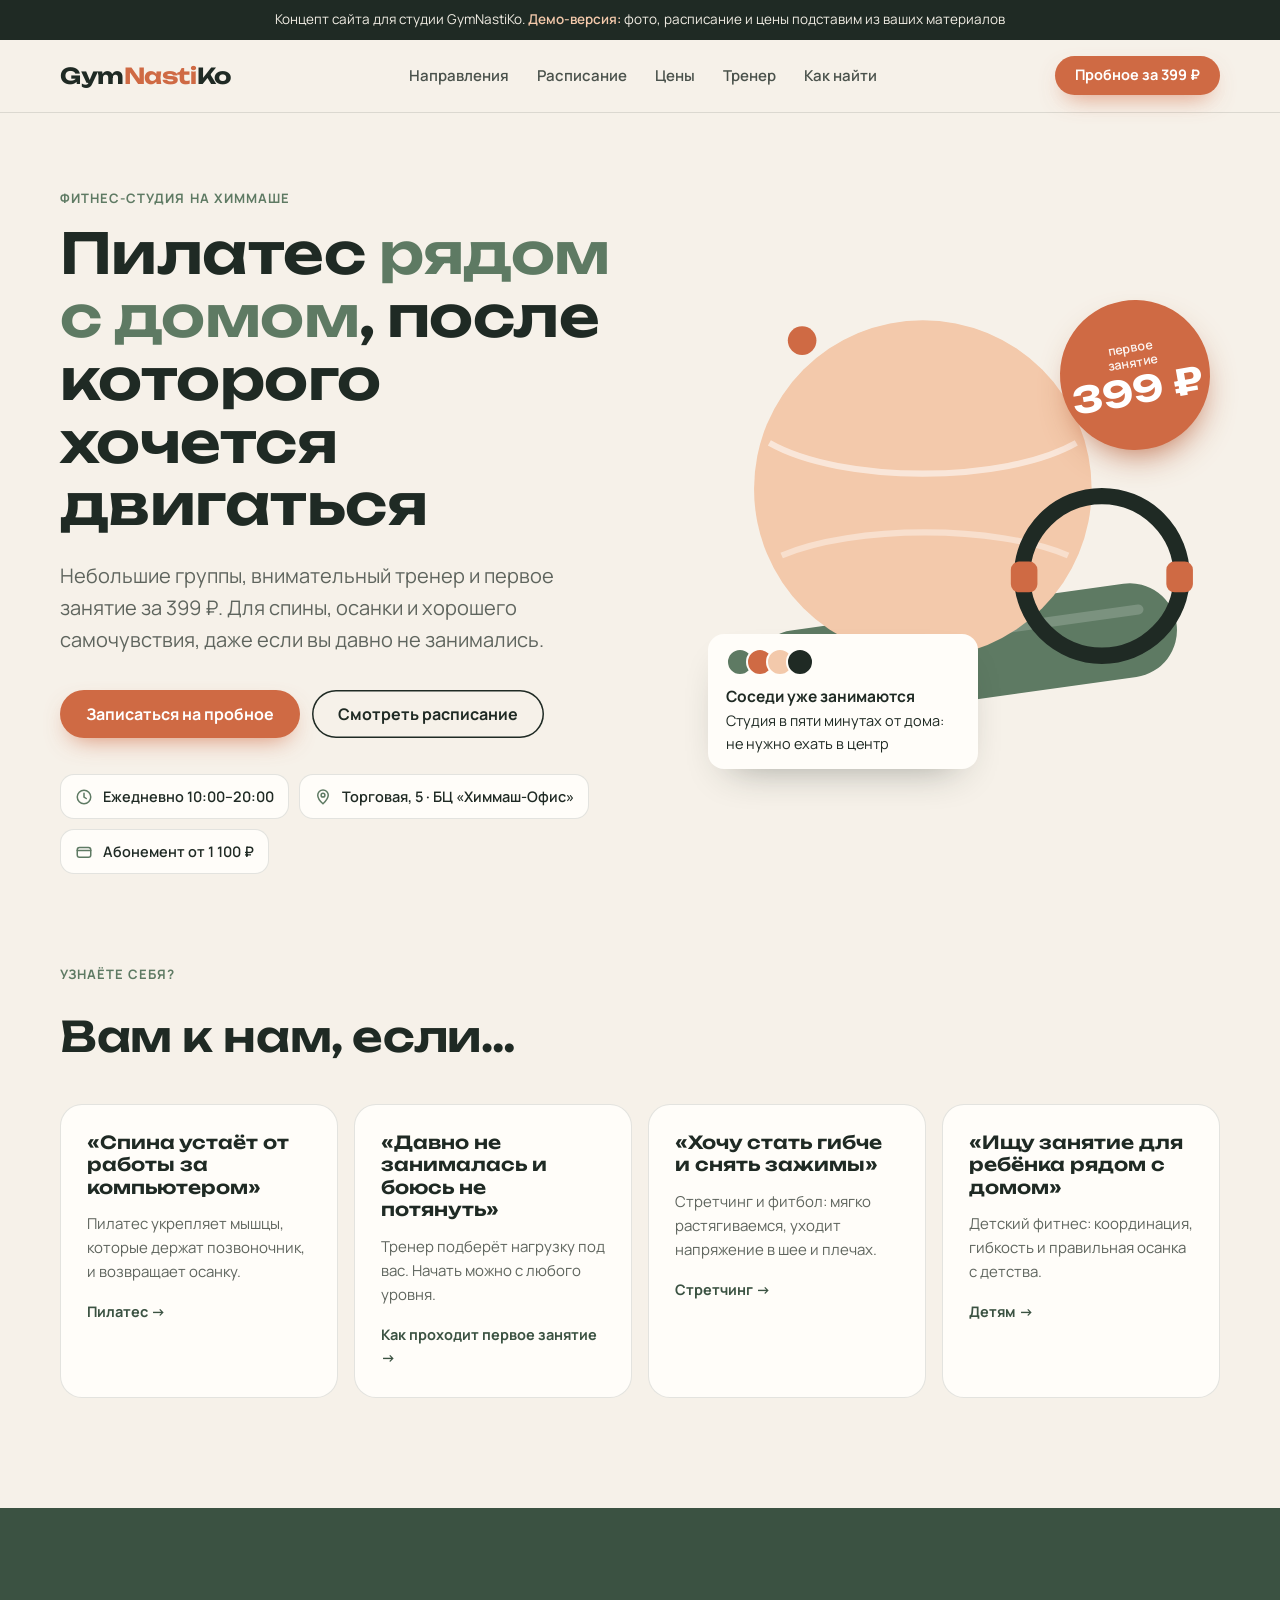
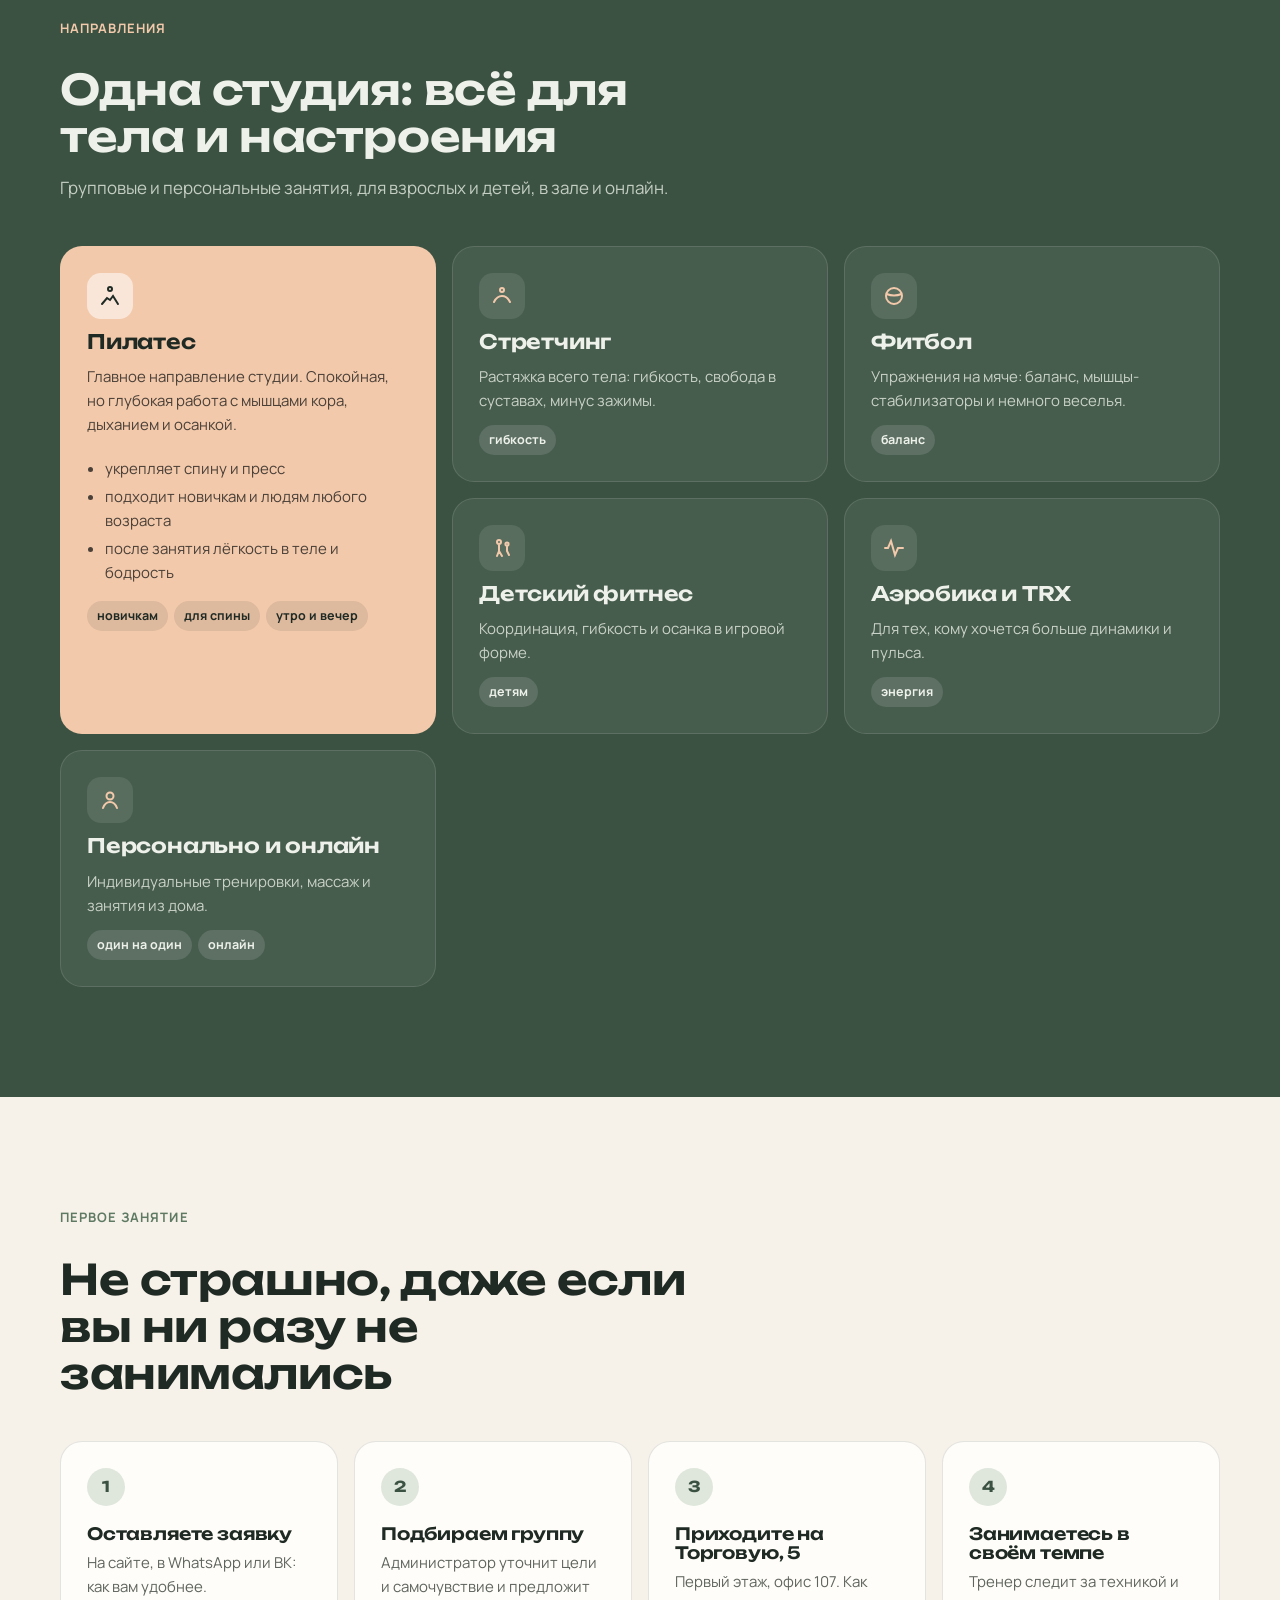
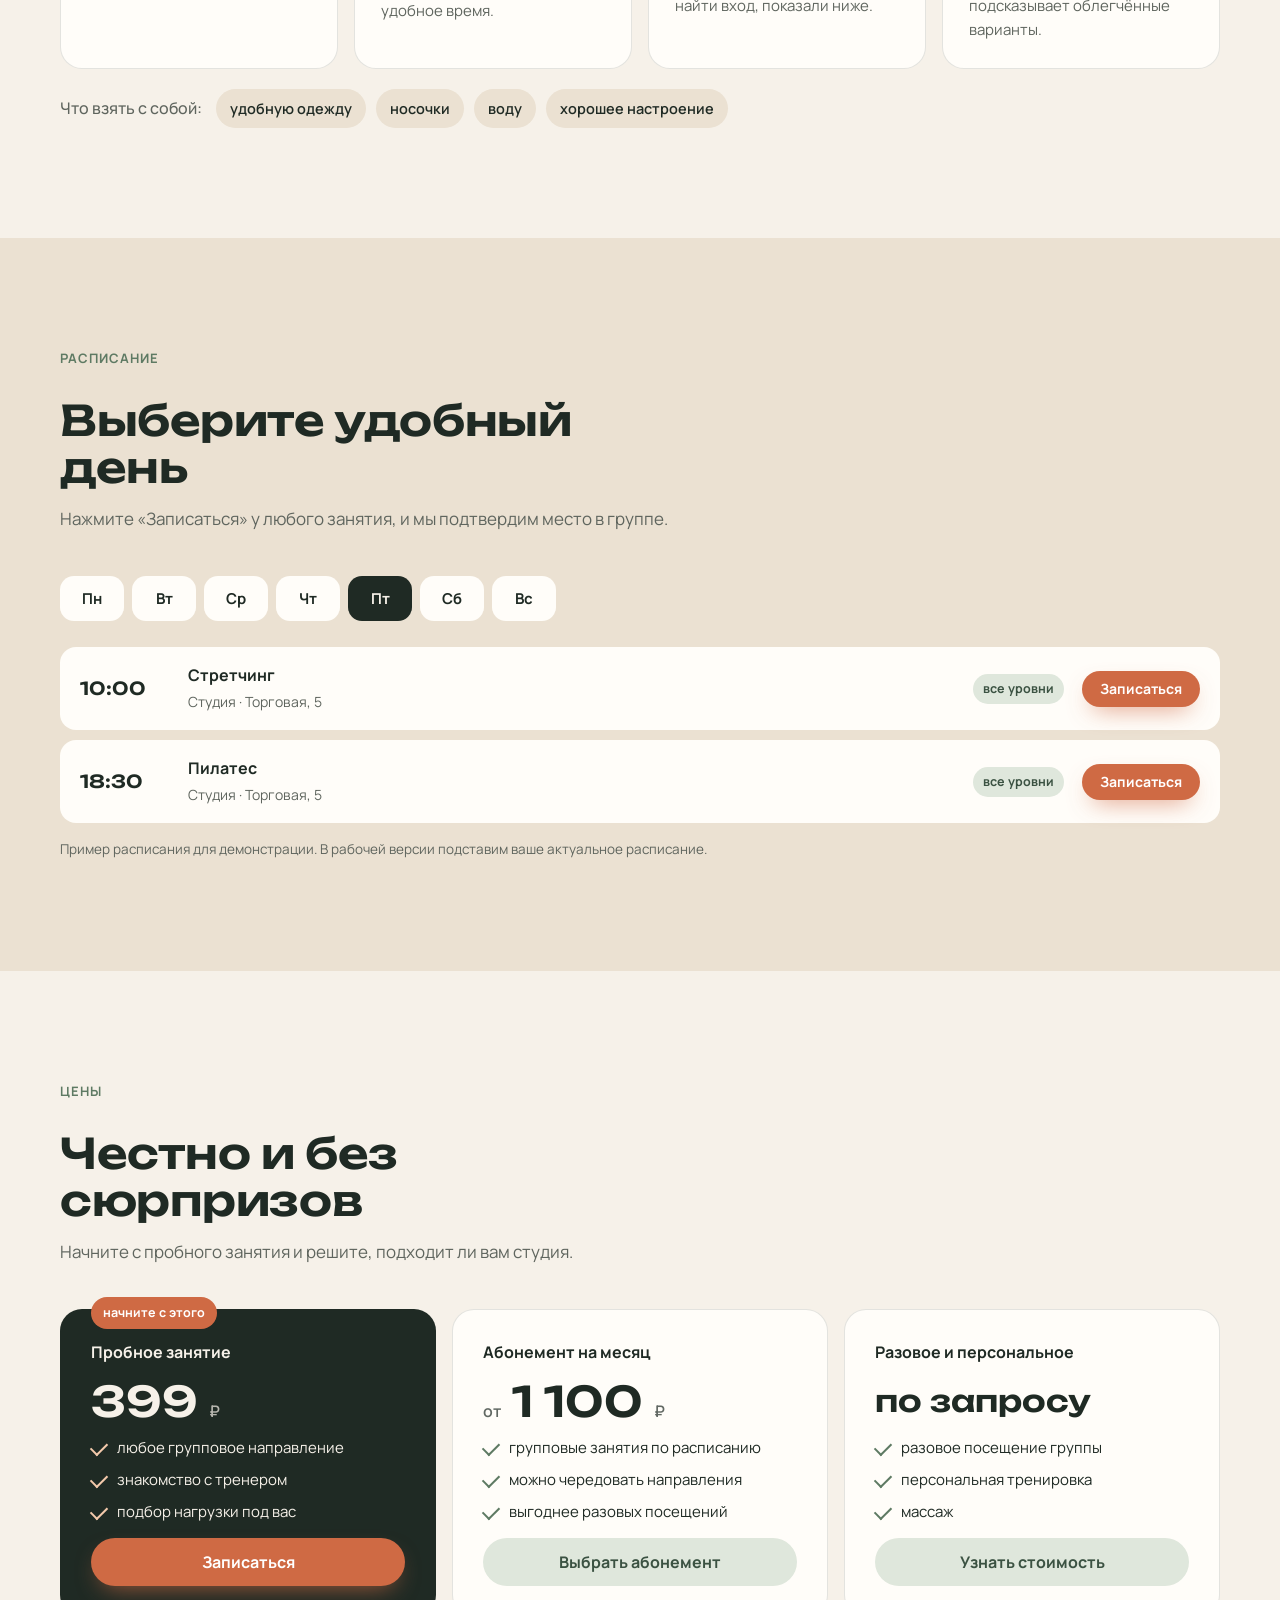
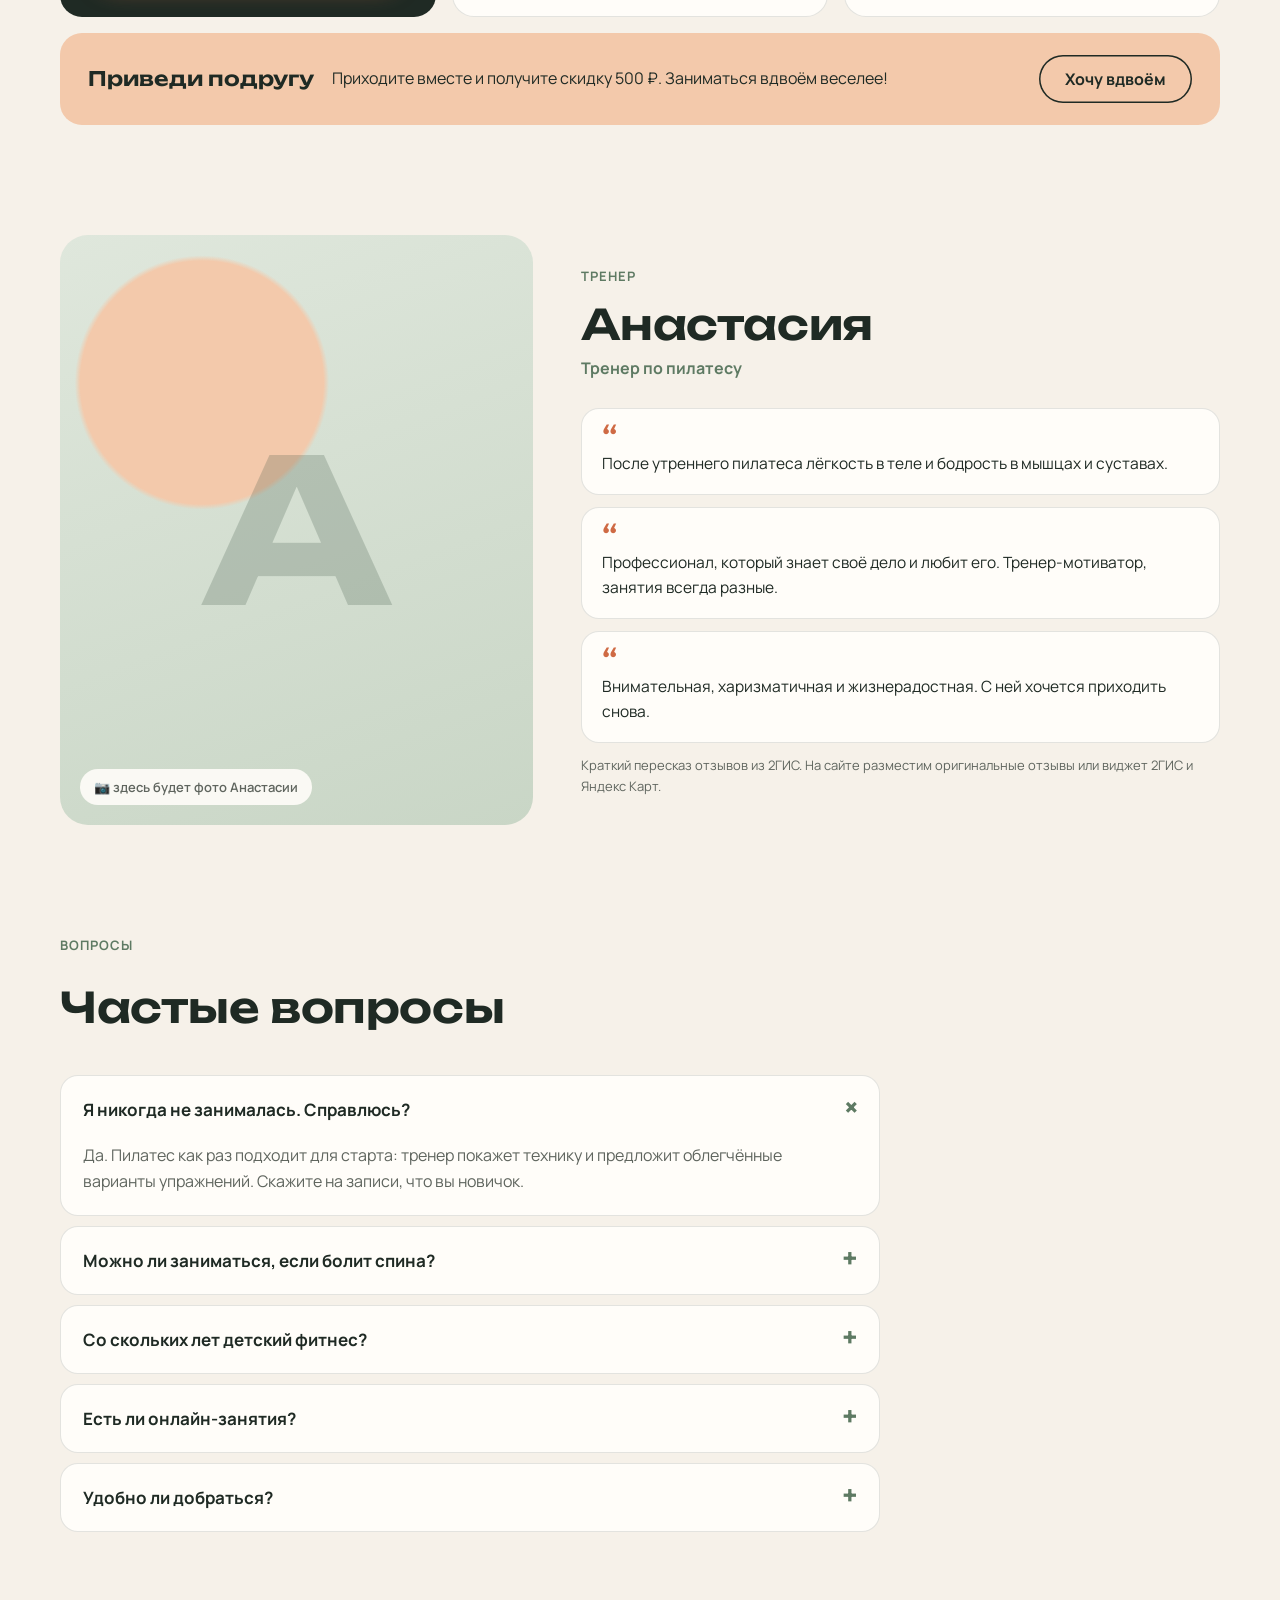
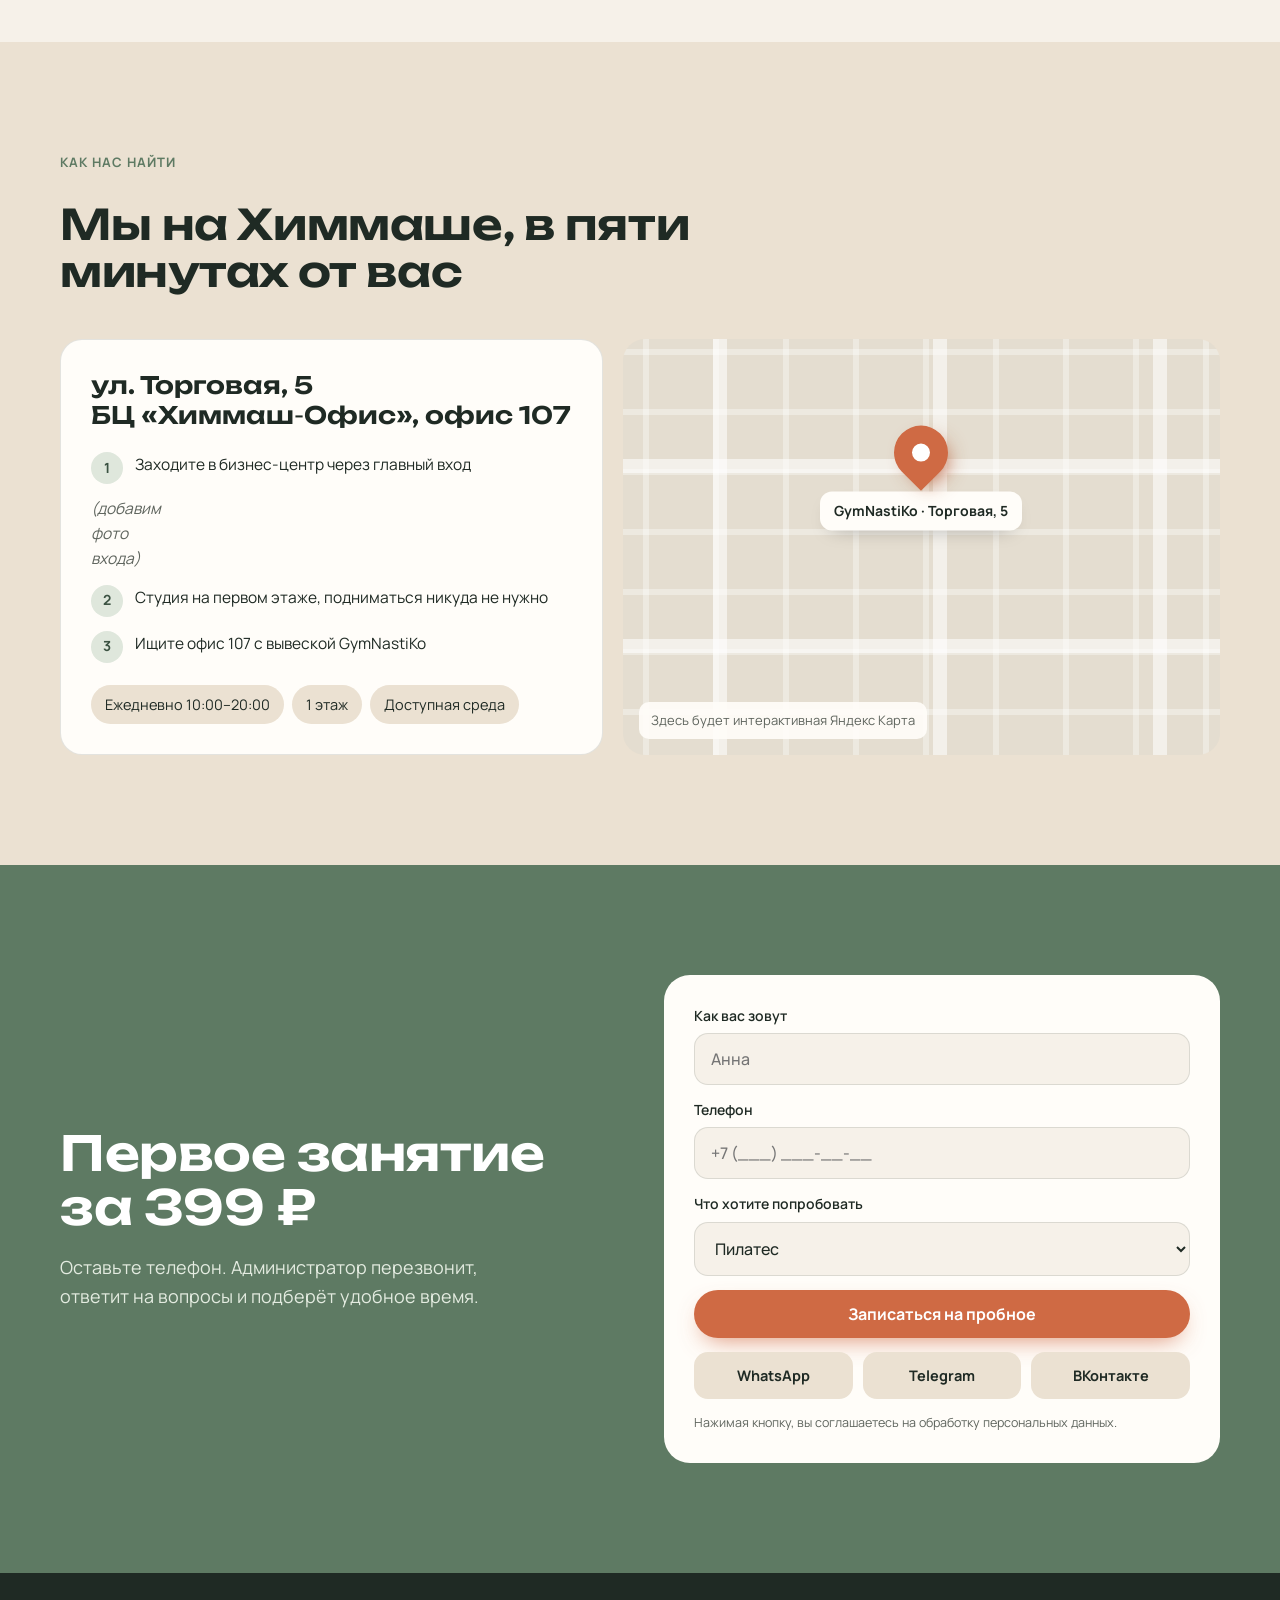
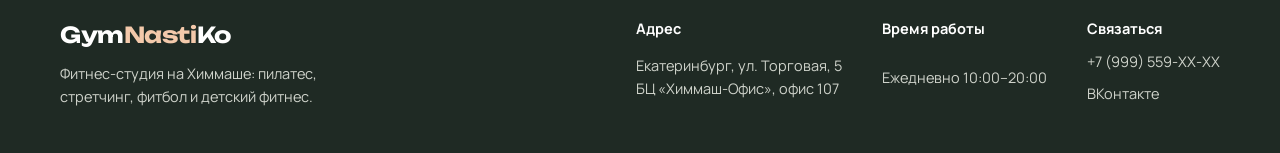
<file: gymnastiko/index.html>
<!doctype html>
<html lang="ru">
<head>
<meta charset="utf-8">
<meta name="viewport" content="width=device-width, initial-scale=1">
<title>GymNastiKo — пилатес на Химмаше</title>
<meta name="description" content="Концепт сайта студии пилатеса GymNastiKo на Химмаше, Екатеринбург.">
<link rel="preconnect" href="https://fonts.googleapis.com">
<link rel="preconnect" href="https://fonts.gstatic.com" crossorigin>
<link href="https://fonts.googleapis.com/css2?family=Manrope:wght@400;500;600;700&family=Unbounded:wght@500;600;700&display=swap" rel="stylesheet">
<style>
  :root {
    --cream: #f6f1e9;
    --paper: #fffdf9;
    --sand: #ebe1d2;
    --ink: #1f2a24;
    --muted: #5f655e;
    --sage: #5e7a63;
    --sage-dark: #3b5242;
    --sage-soft: #dfe7dc;
    --terra: #cf6a44;
    --terra-dark: #b4552f;
    --peach: #f3c9ab;
    --line: rgba(31, 42, 36, .12);
    --radius: 22px;
    --display: "Unbounded", "Manrope", system-ui, sans-serif;
    --body: "Manrope", system-ui, -apple-system, "Segoe UI", sans-serif;
  }
  * { box-sizing: border-box; }
  html { scroll-behavior: smooth; }
  body {
    margin: 0;
    background: var(--cream);
    color: var(--ink);
    font: 16px/1.6 var(--body);
    -webkit-font-smoothing: antialiased;
  }
  img, svg { display: block; max-width: 100%; }
  a { color: inherit; }
  .wrap { width: min(1160px, 100% - 32px); margin-inline: auto; }
  h1, h2, h3 { font-family: var(--display); font-weight: 600; line-height: 1.12; margin: 0; letter-spacing: -.01em; }
  h2 { font-size: clamp(28px, 4vw, 42px); }
  h3 { font-size: 19px; }
  p { margin: 0; }
  .eyebrow {
    display: inline-block; font-size: 13px; font-weight: 700; letter-spacing: .08em;
    text-transform: uppercase; color: var(--sage);
    margin-bottom: 14px;
  }
  section { padding: clamp(64px, 9vw, 110px) 0; }
  .section-head { display: grid; gap: 14px; max-width: 640px; margin-bottom: 44px; }
  .section-head p { color: var(--muted); font-size: 17px; }

  /* Concept ribbon */
  .concept {
    background: var(--ink); color: #f1ede4; font-size: 13.5px; text-align: center;
    padding: 9px 16px;
  }
  .concept b { color: var(--peach); font-weight: 600; }

  /* Buttons */
  .btn {
    display: inline-flex; align-items: center; justify-content: center; gap: 10px;
    padding: 16px 26px; border-radius: 999px; border: 0; cursor: pointer;
    font: 700 16px/1 var(--body); text-decoration: none; transition: transform .15s, background .15s;
  }
  .btn:hover { transform: translateY(-2px); }
  .btn-primary { background: var(--terra); color: #fff; box-shadow: 0 10px 24px -10px rgba(207,106,68,.8); }
  .btn-primary:hover { background: var(--terra-dark); }
  .btn-ghost { background: transparent; color: var(--ink); box-shadow: inset 0 0 0 1.5px var(--ink); }
  .btn-ghost:hover { background: var(--ink); color: var(--cream); }

  /* Header */
  header.site {
    position: sticky; top: 0; z-index: 20;
    background: rgba(246, 241, 233, .88); backdrop-filter: blur(10px);
    border-bottom: 1px solid var(--line);
  }
  .nav { display: flex; align-items: center; justify-content: space-between; gap: 24px; height: 72px; }
  .logo { font-family: var(--display); font-weight: 700; font-size: 22px; text-decoration: none; letter-spacing: -.02em; }
  .logo span { color: var(--terra); }
  .nav ul { display: flex; gap: 28px; list-style: none; margin: 0; padding: 0; font-weight: 600; font-size: 15px; }
  .nav ul a { text-decoration: none; opacity: .8; }
  .nav ul a:hover { opacity: 1; color: var(--sage-dark); }
  .nav .btn { padding: 12px 20px; font-size: 14.5px; }
  @media (max-width: 900px) { .nav ul { display: none; } }
  @media (max-width: 520px) { .nav .btn { display: none; } }

  /* Hero */
  .hero { padding: clamp(40px, 6vw, 72px) 0 clamp(56px, 7vw, 90px); }
  .hero-grid { display: grid; grid-template-columns: 1.08fr .92fr; gap: 48px; align-items: center; }
  .hero h1 { font-size: clamp(34px, 4.6vw, 56px); }
  .hero h1 em { font-style: normal; color: var(--sage); }
  .hero .lead { font-size: clamp(17px, 1.6vw, 20px); color: var(--muted); margin: 24px 0 34px; max-width: 540px; }
  .hero-cta { display: flex; flex-wrap: wrap; gap: 12px; }
  .facts { display: flex; flex-wrap: wrap; gap: 10px; margin-top: 36px; }
  .fact {
    display: flex; align-items: center; gap: 10px; background: var(--paper);
    border: 1px solid var(--line); border-radius: 14px; padding: 10px 14px; font-size: 14.5px; font-weight: 600;
  }
  .fact svg { width: 18px; height: 18px; color: var(--sage); flex: none; }
  .art { position: relative; aspect-ratio: 1 / 1.02; }
  .art svg.shapes { width: 100%; height: 100%; }
  .sticker {
    position: absolute; right: 2%; top: 6%; width: 150px; height: 150px; border-radius: 50%;
    background: var(--terra); color: #fff; display: grid; place-content: center; text-align: center;
    transform: rotate(-10deg); box-shadow: 0 16px 34px -14px rgba(180,85,47,.9);
  }
  .sticker small { font-size: 12.5px; font-weight: 600; opacity: .92; line-height: 1.25; }
  .sticker strong { font-family: var(--display); font-size: 36px; line-height: 1.1; }
  .art-caption {
    position: absolute; left: 0; bottom: 4%; background: var(--paper); border-radius: 16px; padding: 14px 18px;
    box-shadow: 0 18px 40px -22px rgba(31,42,36,.45); max-width: 270px; font-size: 14.5px;
  }
  .art-caption b { display: block; font-size: 15.5px; }
  .dots { display: flex; margin-bottom: 8px; }
  .dots i { width: 28px; height: 28px; border-radius: 50%; border: 2px solid var(--paper); margin-right: -8px; }
  @media (max-width: 900px) {
    .hero-grid { grid-template-columns: 1fr; }
    .art { max-width: 460px; width: 100%; margin-inline: auto; }
  }
  @media (max-width: 520px) { .sticker { width: 120px; height: 120px; } .sticker strong { font-size: 28px; } }

  /* For whom */
  .for-grid { display: grid; grid-template-columns: repeat(4, 1fr); gap: 16px; }
  .for-card { background: var(--paper); border-radius: var(--radius); padding: 26px; border: 1px solid var(--line); }
  .for-card .q { font-family: var(--display); font-weight: 600; font-size: 18px; line-height: 1.25; margin-bottom: 14px; }
  .for-card p { color: var(--muted); font-size: 15px; }
  .for-card .go { display: inline-block; margin-top: 16px; font-weight: 700; color: var(--sage-dark); text-decoration: none; font-size: 14.5px; }
  @media (max-width: 1000px) { .for-grid { grid-template-columns: repeat(2, 1fr); } }
  @media (max-width: 560px) { .for-grid { grid-template-columns: 1fr; } }

  /* Directions */
  .dir-bg { background: var(--sage-dark); color: #eef1ea; }
  .dir-bg .eyebrow { color: var(--peach); }
  .dir-bg .section-head p { color: #c4cec2; }
  .dir-grid { display: grid; grid-template-columns: repeat(3, 1fr); gap: 16px; }
  .dir {
    background: rgba(255,255,255,.06); border: 1px solid rgba(255,255,255,.12);
    border-radius: var(--radius); padding: 26px; display: grid; gap: 12px; align-content: start;
  }
  .dir.feature { background: var(--peach); color: var(--ink); border-color: transparent; grid-row: span 2; }
  .dir.feature p { color: #4a4038; }
  .dir .ic { width: 46px; height: 46px; border-radius: 14px; background: rgba(255,255,255,.1); display: grid; place-items: center; }
  .dir.feature .ic { background: rgba(255,255,255,.55); }
  .dir .ic svg { width: 24px; height: 24px; }
  .dir h3 { font-size: 20px; }
  .dir p { color: #c9d2c7; font-size: 15px; }
  .tags { display: flex; flex-wrap: wrap; gap: 6px; }
  .tag { font-size: 12.5px; font-weight: 700; padding: 5px 10px; border-radius: 999px; background: rgba(255,255,255,.12); }
  .dir.feature .tag { background: rgba(31,42,36,.1); }
  .dir.feature ul { margin: 4px 0 0; padding-left: 18px; color: #4a4038; font-size: 15px; }
  .dir.feature ul li { margin: 4px 0; }
  @media (max-width: 900px) { .dir-grid { grid-template-columns: repeat(2, 1fr); } .dir.feature { grid-column: span 2; grid-row: auto; } }
  @media (max-width: 560px) { .dir-grid { grid-template-columns: 1fr; } .dir.feature { grid-column: auto; } }

  /* First class */
  .steps { display: grid; grid-template-columns: repeat(4, 1fr); gap: 16px; counter-reset: s; }
  .step { position: relative; padding: 26px; border-radius: var(--radius); background: var(--paper); border: 1px solid var(--line); }
  .step::before {
    counter-increment: s; content: counter(s);
    font-family: var(--display); font-size: 15px; font-weight: 700;
    width: 38px; height: 38px; border-radius: 50%; display: grid; place-items: center;
    background: var(--sage-soft); color: var(--sage-dark); margin-bottom: 18px;
  }
  .step h3 { font-size: 17px; margin-bottom: 8px; }
  .step p { color: var(--muted); font-size: 15px; }
  .bring { margin-top: 20px; display: flex; flex-wrap: wrap; align-items: center; gap: 10px; font-weight: 600; }
  .bring span.lbl { color: var(--muted); font-weight: 500; margin-right: 4px; }
  .chip { background: var(--sand); padding: 8px 14px; border-radius: 999px; font-size: 14.5px; }
  @media (max-width: 1000px) { .steps { grid-template-columns: repeat(2, 1fr); } }
  @media (max-width: 560px) { .steps { grid-template-columns: 1fr; } }

  /* Schedule */
  .sched-bg { background: var(--sand); }
  .days { display: flex; gap: 8px; overflow-x: auto; padding-bottom: 6px; margin-bottom: 20px; scrollbar-width: none; }
  .days button {
    flex: none; min-width: 64px; padding: 12px 14px; border-radius: 14px; border: 0; cursor: pointer;
    background: var(--paper); font: 700 15px var(--body); color: var(--ink);
  }
  .days button[aria-selected="true"] { background: var(--ink); color: var(--cream); }
  .slots { display: grid; gap: 10px; }
  .slot {
    display: grid; grid-template-columns: 90px 1fr auto auto; gap: 18px; align-items: center;
    background: var(--paper); border-radius: 16px; padding: 16px 20px;
  }
  .slot time { font-family: var(--display); font-weight: 600; font-size: 18px; }
  .slot .t b { display: block; font-size: 16px; }
  .slot .t span { color: var(--muted); font-size: 14px; }
  .level { font-size: 12.5px; font-weight: 700; padding: 5px 10px; border-radius: 999px; background: var(--sage-soft); color: var(--sage-dark); white-space: nowrap; }
  .level.kids { background: #fbe3d5; color: var(--terra-dark); }
  .slot .btn { padding: 11px 18px; font-size: 14px; }
  .note { margin-top: 16px; font-size: 13.5px; color: var(--muted); }
  @media (max-width: 640px) {
    .slot { grid-template-columns: 70px 1fr; row-gap: 10px; }
    .slot .level { grid-column: 2; justify-self: start; }
    .slot .btn { grid-column: 1 / -1; }
  }

  /* Prices */
  .price-grid { display: grid; grid-template-columns: repeat(3, 1fr); gap: 16px; align-items: stretch; }
  .price { background: var(--paper); border: 1px solid var(--line); border-radius: var(--radius); padding: 30px; display: flex; flex-direction: column; gap: 14px; }
  .price.hot { background: var(--ink); color: var(--cream); border-color: transparent; position: relative; }
  .price.hot .badge { position: absolute; top: -13px; left: 30px; background: var(--terra); color: #fff; font-size: 12.5px; font-weight: 700; padding: 6px 12px; border-radius: 999px; }
  .price .name { font-weight: 700; font-size: 16px; }
  .price .amount { font-family: var(--display); font-size: 42px; font-weight: 600; line-height: 1; }
  .price .amount small { font-family: var(--body); font-size: 16px; font-weight: 600; opacity: .7; }
  .price ul { list-style: none; padding: 0; margin: 0; display: grid; gap: 8px; font-size: 15px; flex: 1; }
  .price li { padding-left: 26px; position: relative; }
  .price li::before { content: ""; position: absolute; left: 0; top: 6px; width: 14px; height: 8px; border-left: 2.5px solid var(--sage); border-bottom: 2.5px solid var(--sage); transform: rotate(-45deg); }
  .price.hot li::before { border-color: var(--peach); }
  .price .btn { width: 100%; }
  .price:not(.hot) .btn { background: var(--sage-soft); color: var(--sage-dark); box-shadow: none; }
  .promo {
    margin-top: 16px; display: flex; align-items: center; gap: 18px; flex-wrap: wrap;
    background: var(--peach); border-radius: var(--radius); padding: 22px 28px;
  }
  .promo strong { font-family: var(--display); font-size: 20px; font-weight: 600; }
  .promo p { flex: 1; min-width: 220px; }
  @media (max-width: 900px) { .price-grid { grid-template-columns: 1fr; max-width: 520px; } }

  /* Coach + reviews */
  .coach { display: grid; grid-template-columns: .85fr 1.15fr; gap: 48px; align-items: center; }
  .photo-ph {
    aspect-ratio: 4 / 5; border-radius: 28px; position: relative; overflow: hidden;
    background: radial-gradient(circle at 30% 25%, var(--peach) 0 22%, transparent 23%),
                linear-gradient(160deg, var(--sage-soft), #c9d6c6);
    display: grid; place-items: end start; padding: 20px;
  }
  .photo-ph span { background: rgba(255,253,249,.9); border-radius: 999px; padding: 8px 14px; font-size: 13px; font-weight: 600; color: var(--muted); }
  .photo-ph .mono { position: absolute; inset: 0; display: grid; place-items: center; font-family: var(--display); font-weight: 700; font-size: clamp(120px, 16vw, 200px); color: var(--sage-dark); opacity: .22; }
  .coach h2 { margin-bottom: 8px; }
  .coach .role { color: var(--sage); font-weight: 700; margin-bottom: 26px; }
  .coach .about { color: var(--muted); font-size: 17px; margin-bottom: 28px; }
  .quotes { display: grid; gap: 12px; }
  .quote { background: var(--paper); border: 1px solid var(--line); border-radius: 18px; padding: 18px 20px; font-size: 15.5px; }
  .quote::before { content: "“"; font-family: var(--display); font-size: 34px; line-height: .6; color: var(--terra); display: block; margin-bottom: 4px; }
  .src { font-size: 13px; color: var(--muted); margin-top: 12px; }
  @media (max-width: 900px) { .coach { grid-template-columns: 1fr; } .photo-ph { max-width: 420px; } }

  /* FAQ */
  .faq { display: grid; gap: 10px; max-width: 820px; }
  details { background: var(--paper); border-radius: 18px; border: 1px solid var(--line); padding: 0 22px; }
  summary { cursor: pointer; list-style: none; padding: 20px 0; font-weight: 700; font-size: 17px; display: flex; justify-content: space-between; gap: 16px; }
  summary::-webkit-details-marker { display: none; }
  summary::after { content: "+"; font-family: var(--display); font-size: 22px; line-height: 1; color: var(--sage); transition: transform .2s; }
  details[open] summary::after { transform: rotate(45deg); }
  details p { padding: 0 0 20px; color: var(--muted); }

  /* Find us */
  .find { display: grid; grid-template-columns: 1fr 1.1fr; gap: 20px; }
  .route { background: var(--paper); border-radius: var(--radius); padding: 30px; border: 1px solid var(--line); display: grid; gap: 22px; align-content: start; }
  .route .addr { font-family: var(--display); font-size: 24px; font-weight: 600; line-height: 1.25; }
  .route ol { margin: 0; padding: 0; list-style: none; display: grid; gap: 14px; counter-reset: r; }
  .route li { display: grid; grid-template-columns: 32px 1fr; gap: 12px; font-size: 15.5px; }
  .route li::before { counter-increment: r; content: counter(r); width: 32px; height: 32px; border-radius: 50%; background: var(--sage-soft); color: var(--sage-dark); font-weight: 700; display: grid; place-items: center; font-size: 14px; }
  .route .meta { display: flex; flex-wrap: wrap; gap: 8px; }
  .map {
    border-radius: var(--radius); min-height: 380px; position: relative; overflow: hidden;
    background-color: #e4ddd0;
    background-image:
      linear-gradient(90deg, rgba(255,255,255,.55) 0 14px, transparent 14px),
      linear-gradient(rgba(255,255,255,.55) 0 14px, transparent 14px),
      linear-gradient(90deg, rgba(255,255,255,.35) 0 6px, transparent 6px),
      linear-gradient(rgba(255,255,255,.35) 0 6px, transparent 6px);
    background-size: 220px 100%, 100% 180px, 70px 100%, 100% 60px;
    background-position: 90px 0, 0 120px, 20px 0, 0 10px;
  }
  .pin { position: absolute; left: 50%; top: 46%; transform: translate(-50%, -100%); text-align: center; }
  .pin .dot { width: 54px; height: 54px; border-radius: 50% 50% 50% 0; transform: rotate(-45deg); background: var(--terra); margin: 0 auto; display: grid; place-items: center; box-shadow: 0 10px 20px -8px rgba(180,85,47,.9); }
  .pin .dot::after { content: ""; width: 18px; height: 18px; border-radius: 50%; background: #fff; }
  .pin .label { margin-top: 12px; background: var(--paper); padding: 8px 14px; border-radius: 12px; font-weight: 700; font-size: 14px; white-space: nowrap; box-shadow: 0 8px 20px -12px rgba(0,0,0,.4); }
  .map .hint { position: absolute; left: 16px; bottom: 16px; background: rgba(255,253,249,.92); padding: 8px 12px; border-radius: 10px; font-size: 13px; color: var(--muted); }
  @media (max-width: 900px) { .find { grid-template-columns: 1fr; } .map { min-height: 280px; } }

  /* Booking */
  .book-bg { background: var(--sage); color: #fff; }
  .book { display: grid; grid-template-columns: 1fr 1fr; gap: 48px; align-items: center; }
  .book h2 { font-size: clamp(30px, 4.4vw, 48px); }
  .book .sub { margin-top: 18px; font-size: 18px; color: #e3ebe0; max-width: 460px; }
  form.card { background: var(--paper); color: var(--ink); border-radius: 26px; padding: 30px; display: grid; gap: 14px; }
  label { display: grid; gap: 6px; font-weight: 600; font-size: 14px; }
  input, select {
    font: 500 16px var(--body); padding: 14px 16px; border-radius: 14px; border: 1.5px solid var(--line);
    background: var(--cream); color: var(--ink); width: 100%;
  }
  input:focus, select:focus { outline: none; border-color: var(--sage); }
  .form-foot { font-size: 12.5px; color: var(--muted); }
  .alt { display: flex; gap: 10px; flex-wrap: wrap; }
  .alt a { flex: 1; min-width: 130px; text-align: center; padding: 12px; border-radius: 14px; background: var(--sand); text-decoration: none; font-weight: 700; font-size: 14.5px; }
  .ok { display: none; text-align: center; padding: 20px 0; }
  .ok b { font-family: var(--display); font-size: 22px; display: block; margin-bottom: 8px; }
  form.sent > :not(.ok) { display: none; }
  form.sent .ok { display: block; }
  @media (max-width: 900px) { .book { grid-template-columns: 1fr; } }

  footer { background: var(--ink); color: #cfd3cb; padding: 44px 0 110px; font-size: 14.5px; }
  .foot { display: flex; flex-wrap: wrap; justify-content: space-between; gap: 24px; }
  footer .logo { color: #fff; }
  footer a { text-decoration: none; }
  footer .cols { display: flex; flex-wrap: wrap; gap: 40px; }
  footer .cols div { display: grid; gap: 6px; }
  footer .cols b { color: #fff; }
  @media (min-width: 761px) { footer { padding-bottom: 44px; } }

  /* Mobile sticky CTA */
  .mbar {
    position: fixed; left: 12px; right: 12px; bottom: 12px; z-index: 30; display: none;
    background: var(--ink); color: #fff; border-radius: 18px; padding: 10px 10px 10px 18px;
    align-items: center; justify-content: space-between; gap: 12px; box-shadow: 0 16px 36px -14px rgba(0,0,0,.6);
  }
  .mbar span { font-size: 14px; line-height: 1.3; }
  .mbar b { color: var(--peach); }
  .mbar .btn { padding: 13px 18px; font-size: 14.5px; }
  @media (max-width: 760px) { .mbar { display: flex; } }
</style>
</head>
<body>

<div class="concept">Концепт сайта для студии GymNastiKo. <b>Демо-версия:</b> фото, расписание и цены подставим из ваших материалов</div>

<header class="site">
  <div class="wrap nav">
    <a class="logo" href="#top">Gym<span>Nasti</span>Ko</a>
    <ul>
      <li><a href="#directions">Направления</a></li>
      <li><a href="#schedule">Расписание</a></li>
      <li><a href="#prices">Цены</a></li>
      <li><a href="#coach">Тренер</a></li>
      <li><a href="#find">Как найти</a></li>
    </ul>
    <a class="btn btn-primary" href="#book">Пробное за 399 ₽</a>
  </div>
</header>

<main id="top">

  <!-- HERO -->
  <section class="hero">
    <div class="wrap hero-grid">
      <div>
        <span class="eyebrow">Фитнес-студия на Химмаше</span>
        <h1>Пилатес <em>рядом с домом</em>, после которого хочется двигаться</h1>
        <p class="lead">Небольшие группы, внимательный тренер и первое занятие за 399 ₽. Для спины, осанки и хорошего самочувствия, даже если вы давно не занимались.</p>
        <div class="hero-cta">
          <a class="btn btn-primary" href="#book">Записаться на пробное</a>
          <a class="btn btn-ghost" href="#schedule">Смотреть расписание</a>
        </div>
        <div class="facts">
          <div class="fact">
            <svg viewBox="0 0 24 24" fill="none" stroke="currentColor" stroke-width="2" stroke-linecap="round"><circle cx="12" cy="12" r="9"/><path d="M12 7v5l3 2"/></svg>
            Ежедневно 10:00–20:00
          </div>
          <div class="fact">
            <svg viewBox="0 0 24 24" fill="none" stroke="currentColor" stroke-width="2" stroke-linecap="round"><path d="M12 21s7-6.2 7-11.5A7 7 0 0 0 5 9.5C5 14.8 12 21 12 21z"/><circle cx="12" cy="9.5" r="2.5"/></svg>
            Торговая, 5 · БЦ «Химмаш‑Офис»
          </div>
          <div class="fact">
            <svg viewBox="0 0 24 24" fill="none" stroke="currentColor" stroke-width="2" stroke-linecap="round"><rect x="3" y="6" width="18" height="13" rx="3"/><path d="M3 10h18"/></svg>
            Абонемент от 1 100 ₽
          </div>
        </div>
      </div>

      <div class="art" aria-hidden="true">
        <svg class="shapes" viewBox="0 0 500 510">
          <!-- mat -->
          <rect x="40" y="330" width="420" height="92" rx="46" fill="#5e7a63" transform="rotate(-8 250 376)"/>
          <rect x="70" y="352" width="360" height="10" rx="5" fill="#fff" opacity=".18" transform="rotate(-8 250 376)"/>
          <!-- fitball -->
          <circle cx="210" cy="215" r="165" fill="#f3c9ab"/>
          <path d="M60 170c70 40 230 40 300 0" stroke="#fff" stroke-width="6" fill="none" opacity=".55"/>
          <path d="M72 280c70-30 210-30 280 0" stroke="#fff" stroke-width="6" fill="none" opacity=".4"/>
          <!-- pilates ring -->
          <circle cx="385" cy="300" r="78" fill="none" stroke="#1f2a24" stroke-width="16"/>
          <rect x="296" y="286" width="26" height="30" rx="8" fill="#cf6a44"/>
          <rect x="448" y="286" width="26" height="30" rx="8" fill="#cf6a44"/>
          <!-- small dots -->
          <circle cx="92" cy="70" r="14" fill="#cf6a44"/>
          <circle cx="440" cy="120" r="8" fill="#5e7a63"/>
        </svg>
        <div class="sticker"><small>первое<br>занятие</small><strong>399 ₽</strong></div>
        <div class="art-caption">
          <div class="dots"><i style="background:#5e7a63"></i><i style="background:#cf6a44"></i><i style="background:#f3c9ab"></i><i style="background:#1f2a24"></i></div>
          <b>Соседи уже занимаются</b>
          Студия в пяти минутах от дома: не нужно ехать в центр
        </div>
      </div>
    </div>
  </section>

  <!-- FOR WHOM -->
  <section style="padding-top:0">
    <div class="wrap">
      <div class="section-head">
        <span class="eyebrow">Узнаёте себя?</span>
        <h2>Вам к нам, если…</h2>
      </div>
      <div class="for-grid">
        <div class="for-card">
          <div class="q">«Спина устаёт от работы за компьютером»</div>
          <p>Пилатес укрепляет мышцы, которые держат позвоночник, и возвращает осанку.</p>
          <a class="go" href="#directions">Пилатес →</a>
        </div>
        <div class="for-card">
          <div class="q">«Давно не занималась и боюсь не потянуть»</div>
          <p>Тренер подберёт нагрузку под вас. Начать можно с любого уровня.</p>
          <a class="go" href="#first">Как проходит первое занятие →</a>
        </div>
        <div class="for-card">
          <div class="q">«Хочу стать гибче и снять зажимы»</div>
          <p>Стретчинг и фитбол: мягко растягиваемся, уходит напряжение в шее и плечах.</p>
          <a class="go" href="#directions">Стретчинг →</a>
        </div>
        <div class="for-card">
          <div class="q">«Ищу занятие для ребёнка рядом с домом»</div>
          <p>Детский фитнес: координация, гибкость и правильная осанка с детства.</p>
          <a class="go" href="#directions">Детям →</a>
        </div>
      </div>
    </div>
  </section>

  <!-- DIRECTIONS -->
  <section class="dir-bg" id="directions">
    <div class="wrap">
      <div class="section-head">
        <span class="eyebrow">Направления</span>
        <h2>Одна студия: всё для тела и настроения</h2>
        <p>Групповые и персональные занятия, для взрослых и детей, в зале и онлайн.</p>
      </div>
      <div class="dir-grid">
        <div class="dir feature">
          <div class="ic"><svg viewBox="0 0 24 24" fill="none" stroke="#1f2a24" stroke-width="2" stroke-linecap="round"><circle cx="12" cy="5" r="2"/><path d="M4 20l5-6 3 2 3-4 5 8"/></svg></div>
          <h3>Пилатес</h3>
          <p>Главное направление студии. Спокойная, но глубокая работа с мышцами кора, дыханием и осанкой.</p>
          <ul>
            <li>укрепляет спину и пресс</li>
            <li>подходит новичкам и людям любого возраста</li>
            <li>после занятия лёгкость в теле и бодрость</li>
          </ul>
          <div class="tags"><span class="tag">новичкам</span><span class="tag">для спины</span><span class="tag">утро и вечер</span></div>
        </div>
        <div class="dir">
          <div class="ic"><svg viewBox="0 0 24 24" fill="none" stroke="#f3c9ab" stroke-width="2" stroke-linecap="round"><path d="M4 18c4-8 12-8 16 0"/><circle cx="12" cy="6" r="2"/></svg></div>
          <h3>Стретчинг</h3>
          <p>Растяжка всего тела: гибкость, свобода в суставах, минус зажимы.</p>
          <div class="tags"><span class="tag">гибкость</span></div>
        </div>
        <div class="dir">
          <div class="ic"><svg viewBox="0 0 24 24" fill="none" stroke="#f3c9ab" stroke-width="2"><circle cx="12" cy="12" r="8"/><path d="M4.5 10c5 2 10 2 15 0"/></svg></div>
          <h3>Фитбол</h3>
          <p>Упражнения на мяче: баланс, мышцы-стабилизаторы и немного веселья.</p>
          <div class="tags"><span class="tag">баланс</span></div>
        </div>
        <div class="dir">
          <div class="ic"><svg viewBox="0 0 24 24" fill="none" stroke="#f3c9ab" stroke-width="2" stroke-linecap="round"><circle cx="9" cy="6" r="2"/><circle cx="17" cy="8" r="1.6"/><path d="M9 9v6l-2 5M9 15l3 5M17 10v5l2 4"/></svg></div>
          <h3>Детский фитнес</h3>
          <p>Координация, гибкость и осанка в игровой форме.</p>
          <div class="tags"><span class="tag">детям</span></div>
        </div>
        <div class="dir">
          <div class="ic"><svg viewBox="0 0 24 24" fill="none" stroke="#f3c9ab" stroke-width="2" stroke-linecap="round"><path d="M3 12h3l3-7 4 14 3-7h5"/></svg></div>
          <h3>Аэробика и TRX</h3>
          <p>Для тех, кому хочется больше динамики и пульса.</p>
          <div class="tags"><span class="tag">энергия</span></div>
        </div>
        <div class="dir">
          <div class="ic"><svg viewBox="0 0 24 24" fill="none" stroke="#f3c9ab" stroke-width="2" stroke-linecap="round"><circle cx="12" cy="8" r="3.5"/><path d="M5 20c1.5-4 4-6 7-6s5.5 2 7 6"/></svg></div>
          <h3>Персонально и онлайн</h3>
          <p>Индивидуальные тренировки, массаж и занятия из дома.</p>
          <div class="tags"><span class="tag">один на один</span><span class="tag">онлайн</span></div>
        </div>
      </div>
    </div>
  </section>

  <!-- FIRST CLASS -->
  <section id="first">
    <div class="wrap">
      <div class="section-head">
        <span class="eyebrow">Первое занятие</span>
        <h2>Не страшно, даже если вы ни разу не занимались</h2>
      </div>
      <div class="steps">
        <div class="step"><h3>Оставляете заявку</h3><p>На сайте, в WhatsApp или ВК: как вам удобнее.</p></div>
        <div class="step"><h3>Подбираем группу</h3><p>Администратор уточнит цели и самочувствие и предложит удобное время.</p></div>
        <div class="step"><h3>Приходите на Торговую, 5</h3><p>Первый этаж, офис 107. Как найти вход, показали ниже.</p></div>
        <div class="step"><h3>Занимаетесь в своём темпе</h3><p>Тренер следит за техникой и подсказывает облегчённые варианты.</p></div>
      </div>
      <div class="bring"><span class="lbl">Что взять с собой:</span><span class="chip">удобную одежду</span><span class="chip">носочки</span><span class="chip">воду</span><span class="chip">хорошее настроение</span></div>
    </div>
  </section>

  <!-- SCHEDULE -->
  <section class="sched-bg" id="schedule">
    <div class="wrap">
      <div class="section-head">
        <span class="eyebrow">Расписание</span>
        <h2>Выберите удобный день</h2>
        <p>Нажмите «Записаться» у любого занятия, и мы подтвердим место в группе.</p>
      </div>
      <div class="days" role="tablist" id="days"></div>
      <div class="slots" id="slots"></div>
      <p class="note">Пример расписания для демонстрации. В рабочей версии подставим ваше актуальное расписание.</p>
    </div>
  </section>

  <!-- PRICES -->
  <section id="prices">
    <div class="wrap">
      <div class="section-head">
        <span class="eyebrow">Цены</span>
        <h2>Честно и без сюрпризов</h2>
        <p>Начните с пробного занятия и решите, подходит ли вам студия.</p>
      </div>
      <div class="price-grid">
        <div class="price hot">
          <span class="badge">начните с этого</span>
          <div class="name">Пробное занятие</div>
          <div class="amount">399 <small>₽</small></div>
          <ul><li>любое групповое направление</li><li>знакомство с тренером</li><li>подбор нагрузки под вас</li></ul>
          <a class="btn btn-primary" href="#book">Записаться</a>
        </div>
        <div class="price">
          <div class="name">Абонемент на месяц</div>
          <div class="amount"><small>от</small> 1 100 <small>₽</small></div>
          <ul><li>групповые занятия по расписанию</li><li>можно чередовать направления</li><li>выгоднее разовых посещений</li></ul>
          <a class="btn" href="#book">Выбрать абонемент</a>
        </div>
        <div class="price">
          <div class="name">Разовое и персональное</div>
          <div class="amount" style="font-size:30px;padding:6px 0">по запросу</div>
          <ul><li>разовое посещение группы</li><li>персональная тренировка</li><li>массаж</li></ul>
          <a class="btn" href="#book">Узнать стоимость</a>
        </div>
      </div>
      <div class="promo">
        <strong>Приведи подругу</strong>
        <p>Приходите вместе и получите скидку 500 ₽. Заниматься вдвоём веселее!</p>
        <a class="btn btn-ghost" href="#book">Хочу вдвоём</a>
      </div>
    </div>
  </section>

  <!-- COACH -->
  <section id="coach" style="padding-top:0">
    <div class="wrap coach">
      <div class="photo-ph">
        <div class="mono">А</div>
        <span>📷 здесь будет фото Анастасии</span>
      </div>
      <div>
        <span class="eyebrow">Тренер</span>
        <h2>Анастасия</h2>
        <div class="role">Тренер по пилатесу</div>
        <div class="quotes">
          <div class="quote">После утреннего пилатеса лёгкость в теле и бодрость в мышцах и суставах.</div>
          <div class="quote">Профессионал, который знает своё дело и любит его. Тренер-мотиватор, занятия всегда разные.</div>
          <div class="quote">Внимательная, харизматичная и жизнерадостная. С ней хочется приходить снова.</div>
        </div>
        <p class="src">Краткий пересказ отзывов из 2ГИС. На сайте разместим оригинальные отзывы или виджет 2ГИС и Яндекс Карт.</p>
      </div>
    </div>
  </section>

  <!-- FAQ -->
  <section style="padding-top:0">
    <div class="wrap">
      <div class="section-head">
        <span class="eyebrow">Вопросы</span>
        <h2>Частые вопросы</h2>
      </div>
      <div class="faq">
        <details open><summary>Я никогда не занималась. Справлюсь?</summary><p>Да. Пилатес как раз подходит для старта: тренер покажет технику и предложит облегчённые варианты упражнений. Скажите на записи, что вы новичок.</p></details>
        <details><summary>Можно ли заниматься, если болит спина?</summary><p>Расскажите тренеру о самочувствии до занятия. При серьёзных проблемах со здоровьем сначала посоветуйтесь с врачом, а мы подберём мягкую нагрузку.</p></details>
        <details><summary>Со скольких лет детский фитнес?</summary><p>Возраст групп подскажет администратор. Напишите нам, и мы подберём группу для вашего ребёнка.</p></details>
        <details><summary>Есть ли онлайн-занятия?</summary><p>Да, можно заниматься онлайн из дома. Подробности и расписание уточняйте у администратора.</p></details>
        <details><summary>Удобно ли добраться?</summary><p>Студия на первом этаже БЦ «Химмаш‑Офис», Торговая, 5. Внутри доступная среда: подходит и для маломобильных гостей.</p></details>
      </div>
    </div>
  </section>

  <!-- FIND US -->
  <section class="sched-bg" id="find">
    <div class="wrap">
      <div class="section-head">
        <span class="eyebrow">Как нас найти</span>
        <h2>Мы на Химмаше, в пяти минутах от вас</h2>
      </div>
      <div class="find">
        <div class="route">
          <div class="addr">ул. Торговая, 5<br>БЦ «Химмаш‑Офис», офис 107</div>
          <ol>
            <li>Заходите в бизнес-центр через главный вход <em style="color:var(--muted)">(добавим фото входа)</em></li>
            <li>Студия на первом этаже, подниматься никуда не нужно</li>
            <li>Ищите офис 107 с вывеской GymNastiKo</li>
          </ol>
          <div class="meta">
            <span class="chip">Ежедневно 10:00–20:00</span>
            <span class="chip">1 этаж</span>
            <span class="chip">Доступная среда</span>
          </div>
        </div>
        <div class="map" role="img" aria-label="Место для карты">
          <div class="pin"><div class="dot"></div><div class="label">GymNastiKo · Торговая, 5</div></div>
          <div class="hint">Здесь будет интерактивная Яндекс Карта</div>
        </div>
      </div>
    </div>
  </section>

  <!-- BOOK -->
  <section class="book-bg" id="book">
    <div class="wrap book">
      <div>
        <h2>Первое занятие за 399 ₽</h2>
        <p class="sub">Оставьте телефон. Администратор перезвонит, ответит на вопросы и подберёт удобное время.</p>
      </div>
      <form class="card" id="form">
        <label>Как вас зовут<input name="name" required placeholder="Анна"></label>
        <label>Телефон<input name="phone" type="tel" required placeholder="+7 (___) ___-__-__"></label>
        <label>Что хотите попробовать
          <select name="dir">
            <option>Пилатес</option><option>Стретчинг</option><option>Фитбол</option>
            <option>Детский фитнес</option><option>Аэробика / TRX</option><option>Персональная тренировка</option><option>Пока не знаю, помогите выбрать</option>
          </select>
        </label>
        <button class="btn btn-primary" type="submit">Записаться на пробное</button>
        <div class="alt"><a href="#book">WhatsApp</a><a href="#book">Telegram</a><a href="https://vk.com/pilates_himmash" target="_blank" rel="noopener">ВКонтакте</a></div>
        <p class="form-foot">Нажимая кнопку, вы соглашаетесь на обработку персональных данных.</p>
        <div class="ok"><b>Спасибо!</b>Это демо-форма. На рабочем сайте заявка сразу придёт вам в Telegram или на почту.</div>
      </form>
    </div>
  </section>
</main>

<footer>
  <div class="wrap foot">
    <div>
      <a class="logo" href="#top">Gym<span style="color:var(--peach)">Nasti</span>Ko</a>
      <p style="margin-top:10px;max-width:280px">Фитнес-студия на Химмаше: пилатес, стретчинг, фитбол и детский фитнес.</p>
    </div>
    <div class="cols">
      <div><b>Адрес</b>Екатеринбург, ул. Торговая, 5<br>БЦ «Химмаш‑Офис», офис 107</div>
      <div><b>Время работы</b>Ежедневно 10:00–20:00</div>
      <div><b>Связаться</b><a href="#book">+7 (999) 559‑XX‑XX</a><a href="https://vk.com/pilates_himmash" target="_blank" rel="noopener">ВКонтакте</a></div>
    </div>
  </div>
</footer>

<div class="mbar"><span>Первое занятие<br><b>всего 399 ₽</b></span><a class="btn btn-primary" href="#book">Записаться</a></div>

<script>
  // Демо-расписание: в рабочей версии заменить на реальное
  const week = [
    ["Пн", [["10:00","Пилатес","все уровни"],["18:30","Стретчинг","все уровни"],["19:30","Пилатес","новичкам"]]],
    ["Вт", [["11:00","Фитбол","все уровни"],["17:00","Детский фитнес","дети","kids"],["19:00","Пилатес","все уровни"]]],
    ["Ср", [["10:00","Пилатес","новичкам"],["18:30","TRX","средний"],["19:30","Стретчинг","все уровни"]]],
    ["Чт", [["11:00","Пилатес","все уровни"],["17:00","Детский фитнес","дети","kids"],["19:00","Аэробика","все уровни"]]],
    ["Пт", [["10:00","Стретчинг","все уровни"],["18:30","Пилатес","все уровни"]]],
    ["Сб", [["11:00","Пилатес","новичкам"],["12:00","Детский фитнес","дети","kids"]]],
    ["Вс", [["11:00","Стретчинг","все уровни"],["12:00","Фитбол","все уровни"]]]
  ];
  const daysEl = document.getElementById("days");
  const slotsEl = document.getElementById("slots");
  function render(i) {
    [...daysEl.children].forEach((b, j) => b.setAttribute("aria-selected", i === j));
    slotsEl.innerHTML = week[i][1].map(([t, name, lvl, kind]) => `
      <div class="slot">
        <time>${t}</time>
        <div class="t"><b>${name}</b><span>Студия · Торговая, 5</span></div>
        <span class="level ${kind || ""}">${lvl}</span>
        <a class="btn btn-primary" href="#book">Записаться</a>
      </div>`).join("");
  }
  week.forEach(([d], i) => {
    const b = document.createElement("button");
    b.type = "button"; b.role = "tab"; b.textContent = d;
    b.addEventListener("click", () => render(i));
    daysEl.appendChild(b);
  });
  const today = (new Date().getDay() + 6) % 7;
  render(today);

  document.getElementById("form").addEventListener("submit", e => {
    e.preventDefault();
    e.currentTarget.classList.add("sent");
  });
</script>
</body>
</html>
</file>
<file: assets/css/style.css>
/* ============================================================
   ОБОРОТ — оформление
   Тёмная витрина «виниловой лавки»: тёплый белый текст, золото
   этикетки, ржавый акцент. Тёмный фон выбран не ради моды —
   на нём обложки читаются как на полке в магазине.
   ============================================================ */

:root{
  --ink:#0a0a0c;
  --surface:#111116;
  --surface-2:#181820;
  --surface-3:#20202a;
  --line:rgba(255,255,255,.09);
  --line-2:rgba(255,255,255,.16);
  --text:#f1eee7;
  --muted:#98948b;
  --muted-2:#6f6c65;
  --gold:#e8b93a;
  --gold-dim:#a98a2c;
  --rust:#d9502b;
  --ok:#67bd70;
  --warn:#e0913a;
  --r:14px;
  --r-lg:22px;
  --wrap:1400px;
  --pad:clamp(16px,4vw,40px);
  --shadow:0 24px 60px -24px rgba(0,0,0,.85);
  --ease:cubic-bezier(.22,.7,.24,1);
}

*{box-sizing:border-box}
html{scroll-behavior:smooth;scroll-padding-top:86px}
body{
  margin:0;background:var(--ink);color:var(--text);
  font:400 16px/1.6 Manrope,system-ui,-apple-system,"Segoe UI",Roboto,Arial,sans-serif;
  -webkit-font-smoothing:antialiased;overflow-x:hidden;
}
img,svg{max-width:100%;display:block}
a{color:inherit;text-decoration:none}
button{font:inherit;color:inherit;cursor:pointer;border:0;background:none}
input,select{font:inherit;color:inherit}
h1,h2,h3,h4{margin:0;line-height:1.08;letter-spacing:-.025em;font-weight:800}
p{margin:0}
fieldset{border:0;margin:0;padding:0}
::selection{background:var(--gold);color:#12100a}

.wrap{width:100%;max-width:var(--wrap);margin-inline:auto;padding-inline:var(--pad)}

/* Дети грид-контейнеров по умолчанию не сжимаются ниже min-content —
   из-за этого длинное название на вертушке распирало колонку на телефоне. */
.hero__in>*,.cat-layout>*,.md>*,.how__grid>*,.mystery__in>*,.quiz__steps>*,
.promise__grid>*,.bundle-grid>*,.gear-grid>*,.grid>*,.ftr__in>*,.ftr__nav>*,
.grade-tool__body>*,.how__cards>*,.hero__deck>*,.drawer__body>*{min-width:0;max-width:100%}

/* Зерно: лёгкая плёночная текстура поверх всего, как на конверте */
.grain{
  position:fixed;inset:0;z-index:9999;pointer-events:none;opacity:.05;mix-blend-mode:overlay;
  background-image:url("data:image/svg+xml,%3Csvg xmlns='http://www.w3.org/2000/svg' width='140' height='140'%3E%3Cfilter id='n'%3E%3CfeTurbulence type='fractalNoise' baseFrequency='.85' numOctaves='3'/%3E%3C/filter%3E%3Crect width='140' height='140' filter='url(%23n)'/%3E%3C/svg%3E");
}

/* ---------- Верхняя строка ---------- */
.topline{background:linear-gradient(90deg,#1a1509,#191921 60%);border-bottom:1px solid var(--line);font-size:13px}
.topline__in{display:flex;gap:12px;align-items:center;justify-content:center;flex-wrap:wrap;padding-block:9px;color:#cbc5b6}
.topline__item b{color:var(--gold);font-weight:700}
.topline__sep{color:var(--muted-2)}

/* ---------- Шапка ---------- */
.hdr{position:sticky;top:0;z-index:80;background:rgba(10,10,12,.82);backdrop-filter:blur(14px);border-bottom:1px solid var(--line)}
.hdr__in{display:flex;align-items:center;gap:clamp(12px,2.4vw,30px);padding-block:12px}
.logo{display:flex;align-items:center;gap:11px;flex:none}
.logo__disc{
  width:30px;height:30px;border-radius:50%;flex:none;
  background:radial-gradient(circle at 34% 28%,#38383f,#0d0d10 62%,#17171c);
  box-shadow:0 0 0 1px var(--line-2),inset 0 0 0 6px rgba(255,255,255,.045),inset 0 0 0 11px rgba(255,255,255,.045);
  display:grid;place-items:center;
}
.logo__disc i{width:9px;height:9px;border-radius:50%;background:var(--gold);box-shadow:0 0 0 1.5px rgba(0,0,0,.5)}
.logo__txt{font-weight:800;letter-spacing:.24em;font-size:15px}

.nav{display:flex;gap:clamp(8px,1.6vw,22px);margin-inline:auto;font-size:14.5px;color:#c8c4bb;font-weight:500}
.nav a{padding:8px 2px;position:relative;white-space:nowrap;transition:color .2s}
.nav a::after{content:"";position:absolute;left:0;right:100%;bottom:2px;height:1.5px;background:var(--gold);transition:right .28s var(--ease)}
.nav a:hover{color:var(--text)}
.nav a:hover::after{right:0}

.hdr__tools{display:flex;align-items:center;gap:8px;flex:none}
.search{display:flex;align-items:center;gap:8px;background:var(--surface-2);border:1px solid var(--line);border-radius:999px;padding:8px 14px;transition:border-color .2s,background .2s}
.search:focus-within{border-color:var(--gold-dim);background:var(--surface-3)}
.search svg{width:16px;height:16px;fill:none;stroke:var(--muted);stroke-width:2;stroke-linecap:round;flex:none}
.search input{border:0;background:none;outline:none;width:clamp(118px,16vw,214px);font-size:13.5px}
.search input::placeholder{color:var(--muted-2)}

.icon-btn{position:relative;width:42px;height:42px;border-radius:999px;border:1px solid var(--line);background:var(--surface-2);display:grid;place-items:center;transition:border-color .2s,background .2s,transform .12s}
.icon-btn:hover{border-color:var(--line-2);background:var(--surface-3)}
.icon-btn:active{transform:scale(.94)}
.icon-btn svg{width:19px;height:19px;fill:none;stroke:currentColor;stroke-width:1.7;stroke-linecap:round;stroke-linejoin:round}
.icon-btn--cart{background:var(--gold);color:#151109;border-color:transparent}
.icon-btn--cart:hover{background:#f2c74d}
.badge{position:absolute;top:-4px;right:-4px;min-width:19px;height:19px;padding:0 5px;border-radius:999px;background:var(--rust);color:#fff;font-size:11px;font-weight:800;display:grid;place-items:center;border:2px solid var(--ink);transition:transform .18s var(--ease)}
.badge[data-empty="1"]{transform:scale(0)}
.badge.pop{animation:pop .38s var(--ease)}
@keyframes pop{0%{transform:scale(1)}45%{transform:scale(1.55)}100%{transform:scale(1)}}

.burger{display:none;width:42px;height:42px;border-radius:999px;border:1px solid var(--line);background:var(--surface-2);flex-direction:column;gap:4px;align-items:center;justify-content:center}
.burger i{width:16px;height:1.8px;background:var(--text);border-radius:2px;transition:transform .25s var(--ease),opacity .2s}
.burger[aria-expanded="true"] i:nth-child(1){transform:translateY(5.8px) rotate(45deg)}
.burger[aria-expanded="true"] i:nth-child(2){opacity:0}
.burger[aria-expanded="true"] i:nth-child(3){transform:translateY(-5.8px) rotate(-45deg)}

/* ---------- Типовые элементы ---------- */
.eyebrow{font-size:12.5px;letter-spacing:.19em;text-transform:uppercase;color:var(--gold);font-weight:700;margin-bottom:12px}
.lead{color:#c6c2b9;font-size:clamp(15.5px,1.35vw,18px);line-height:1.65;max-width:60ch}

.btn{display:inline-flex;align-items:center;justify-content:center;gap:9px;padding:14px 26px;border-radius:999px;font-weight:700;font-size:15px;transition:transform .14s var(--ease),background .2s,border-color .2s,box-shadow .25s;white-space:nowrap;border:1px solid transparent}
.btn:active{transform:translateY(1px) scale(.99)}
.btn--primary{background:var(--gold);color:#161208;box-shadow:0 12px 30px -14px rgba(232,185,58,.75)}
.btn--primary:hover{background:#f4c94f;box-shadow:0 16px 38px -14px rgba(232,185,58,.9)}
.btn--ghost{border-color:var(--line-2);color:var(--text);background:rgba(255,255,255,.02)}
.btn--ghost:hover{border-color:var(--gold-dim);background:rgba(232,185,58,.07)}
.btn--sm{padding:10px 18px;font-size:13.5px}
.btn--block{width:100%}
.link-btn{color:var(--gold);font-size:13.5px;font-weight:600;text-decoration:underline;text-underline-offset:3px;text-decoration-color:rgba(232,185,58,.35)}
.link-btn:hover{text-decoration-color:var(--gold)}

section{padding-block:clamp(56px,7vw,104px)}
.sect-head{display:flex;justify-content:space-between;align-items:flex-end;gap:28px;flex-wrap:wrap;margin-bottom:clamp(26px,3.4vw,44px)}
.sect-head h2{font-size:clamp(28px,4vw,50px)}
.sect-head__note{color:var(--muted);max-width:44ch;font-size:15px}

/* ---------- Главный экран ---------- */
.hero{padding-top:clamp(38px,5vw,72px);padding-bottom:clamp(46px,6vw,88px);position:relative;overflow:hidden}
.hero::before{content:"";position:absolute;top:-30%;left:-10%;width:70%;height:120%;background:radial-gradient(closest-side,rgba(232,185,58,.10),transparent);pointer-events:none}
.hero::after{content:"";position:absolute;top:-10%;right:-15%;width:60%;height:110%;background:radial-gradient(closest-side,rgba(217,80,43,.10),transparent);pointer-events:none}
.hero__in{display:grid;grid-template-columns:1.06fr .94fr;gap:clamp(28px,4vw,60px);align-items:center;position:relative}
.hero h1{font-size:clamp(38px,6.1vw,80px);letter-spacing:-.038em;margin-bottom:22px}
.hero h1 em{font-style:normal;color:var(--gold);position:relative;white-space:nowrap}
.hero h1 em::after{content:"";position:absolute;left:0;right:0;bottom:.07em;height:.075em;background:rgba(232,185,58,.32);border-radius:2px}
.hero__cta{display:flex;gap:12px;flex-wrap:wrap;margin-top:30px}
.hero__facts{list-style:none;display:flex;gap:clamp(18px,3vw,42px);margin:38px 0 0;padding:26px 0 0;border-top:1px solid var(--line);flex-wrap:wrap}
.hero__facts li{display:flex;flex-direction:column;gap:2px}
.hero__facts b{font-size:clamp(21px,2.5vw,30px);font-weight:800;letter-spacing:-.03em}
.hero__facts span{font-size:13px;color:var(--muted)}

/* Вертушка */
.hero__deck{display:flex;flex-direction:column;align-items:center;gap:14px;width:100%}
.deck{
  position:relative;width:min(100%,440px);aspect-ratio:1/1.04;border-radius:var(--r-lg);
  background:linear-gradient(150deg,#1d1d24,#101014 55%,#16161c);
  border:1px solid var(--line-2);box-shadow:var(--shadow),inset 0 1px 0 rgba(255,255,255,.06);
  padding:26px;display:flex;flex-direction:column;
}
.deck__platter{position:relative;flex:1;display:grid;place-items:center}
.deck__disc{width:min(84%,320px);max-width:100%;aspect-ratio:1;position:relative;z-index:2;filter:drop-shadow(0 18px 34px rgba(0,0,0,.6));animation:spin 3.1s linear infinite}
.deck__disc svg{width:100%;height:100%}
.deck.paused .deck__disc{animation-play-state:paused}
@keyframes spin{to{transform:rotate(360deg)}}
.deck__sleeve{
  position:absolute;top:50%;left:50%;width:min(46%,164px);aspect-ratio:1;transform:translate(-124%,-50%) rotate(-7deg);
  border-radius:6px;overflow:hidden;box-shadow:0 16px 34px -10px rgba(0,0,0,.8);border:1px solid rgba(255,255,255,.12);
  z-index:3;transition:transform .5s var(--ease);
}
.deck__sleeve svg,.deck__sleeve .cover-img{width:100%;height:100%;object-fit:cover}
.deck__arm{position:absolute;top:11%;right:9%;width:44%;height:9px;transform-origin:calc(100% - 9px) 50%;transform:rotate(-24deg);transition:transform .7s var(--ease);z-index:4}
.deck:not(.paused) .deck__arm{transform:rotate(6deg)}
.deck__arm::after{content:"";position:absolute;right:0;top:50%;width:22px;height:22px;border-radius:50%;background:linear-gradient(150deg,#4a4a55,#22222a);transform:translateY(-50%);border:1px solid rgba(255,255,255,.14)}
.deck__arm span{position:absolute;inset:0 16px 0 0;background:linear-gradient(90deg,#3d3d47,#5a5a67);border-radius:999px;box-shadow:0 2px 6px rgba(0,0,0,.5)}
.deck__arm span::before{content:"";position:absolute;left:-2px;top:-4px;width:18px;height:17px;background:#d9d5cc;border-radius:3px 3px 6px 6px;transform:rotate(-9deg)}
.deck__panel{display:flex;align-items:center;justify-content:space-between;gap:14px;margin-top:18px;padding-top:16px;border-top:1px solid var(--line)}
.deck__label{display:block;font-size:11px;letter-spacing:.16em;text-transform:uppercase;color:var(--muted-2);margin-bottom:3px}
.deck__now{min-width:0}
.deck__now strong{font-size:14px;font-weight:700;display:block;max-width:26ch;overflow:hidden;text-overflow:ellipsis;white-space:nowrap}
.deck__play{display:flex;align-items:center;gap:8px;padding:9px 16px;border-radius:999px;border:1px solid var(--line-2);font-size:13px;font-weight:700;flex:none;transition:border-color .2s,background .2s}
.deck__play:hover{border-color:var(--gold-dim);background:rgba(232,185,58,.08)}
.deck__playdot{width:8px;height:8px;border-radius:50%;background:var(--ok);box-shadow:0 0 9px var(--ok)}
.deck.paused .deck__playdot{background:var(--muted-2);box-shadow:none}
.deck__hint{font-size:12.5px;color:var(--muted-2);text-align:center}

/* ---------- Обещания ---------- */
.promise{border-block:1px solid var(--line);background:linear-gradient(180deg,rgba(255,255,255,.018),transparent);padding-block:clamp(40px,4.6vw,64px)}
.promise__grid{display:grid;grid-template-columns:repeat(4,1fr);gap:clamp(18px,2.6vw,38px)}
.promise__n{font-size:12px;font-weight:800;color:var(--gold);letter-spacing:.12em}
.promise article h3{font-size:17px;margin:9px 0 8px}
.promise article p{font-size:14px;color:var(--muted);line-height:1.6}

/* ---------- Квиз ---------- */
.quiz{background:var(--surface);border:1px solid var(--line);border-radius:var(--r-lg);padding:clamp(20px,3vw,38px)}
.quiz__steps{display:grid;grid-template-columns:repeat(3,1fr);gap:clamp(16px,2.4vw,32px)}
.qstep h3{font-size:15px;margin-bottom:14px;display:flex;align-items:center;gap:9px}
.qstep h3 b{width:22px;height:22px;border-radius:50%;background:var(--surface-3);border:1px solid var(--line-2);display:grid;place-items:center;font-size:11px;color:var(--gold);flex:none}
.qopts{display:flex;flex-direction:column;gap:8px}
.qopt{text-align:left;padding:12px 15px;border-radius:12px;border:1px solid var(--line);background:var(--surface-2);font-size:14px;font-weight:600;transition:border-color .2s,background .2s,transform .12s;display:flex;align-items:center;gap:10px}
.qopt:hover{border-color:var(--line-2);background:var(--surface-3)}
.qopt[aria-pressed="true"]{border-color:var(--gold);background:rgba(232,185,58,.11);color:var(--gold)}
.qopt span.emoji{font-size:17px;line-height:1}
.quiz__result{margin-top:26px;padding-top:26px;border-top:1px solid var(--line)}
.quiz__resulthead{display:flex;justify-content:space-between;align-items:flex-end;gap:16px;flex-wrap:wrap;margin-bottom:20px}
.quiz__resulthead h3{font-size:clamp(19px,2.2vw,26px)}
.quiz__resulthead p{color:var(--muted);font-size:14px;margin-top:6px;max-width:52ch}

/* ---------- Каталог ---------- */
.sort{display:flex;align-items:center;gap:10px;font-size:14px;color:var(--muted)}
.sort select,.mystery__controls select{
  background:var(--surface-2);border:1px solid var(--line);border-radius:999px;padding:10px 34px 10px 16px;outline:none;font-size:14px;font-weight:600;
  appearance:none;background-image:url("data:image/svg+xml,%3Csvg xmlns='http://www.w3.org/2000/svg' viewBox='0 0 24 24' fill='none' stroke='%2398948b' stroke-width='2.4' stroke-linecap='round'%3E%3Cpath d='M6 9l6 6 6-6'/%3E%3C/svg%3E");
  background-repeat:no-repeat;background-position:right 12px center;background-size:14px;cursor:pointer;transition:border-color .2s;
}
.sort select:hover,.mystery__controls select:hover{border-color:var(--line-2)}
.sort select option,.mystery__controls select option{background:var(--surface-2);color:var(--text)}

.cat-layout{display:grid;grid-template-columns:266px 1fr;gap:clamp(22px,3vw,44px);align-items:start}
.filters{position:sticky;top:96px;background:var(--surface);border:1px solid var(--line);border-radius:var(--r-lg);padding:22px}
.filters__head{display:flex;justify-content:space-between;align-items:center;gap:12px;margin-bottom:20px}
.filters__toggle{display:flex;align-items:center;gap:9px;font-size:16px;font-weight:800;letter-spacing:-.02em;pointer-events:none;flex:1}
.filters__badge{background:var(--gold);color:#181206;font-size:11px;font-weight:800;border-radius:999px;min-width:19px;height:19px;padding:0 6px;display:grid;place-items:center}
.filters__badge[hidden]{display:none}
.filters__chev{display:none;width:9px;height:9px;border-right:2px solid var(--muted);border-bottom:2px solid var(--muted);transform:rotate(45deg) translate(-2px,-2px);transition:transform .25s var(--ease);margin-left:auto}
.f-block{padding-block:16px;position:relative}
.f-block::before{content:"";position:absolute;top:0;left:0;right:0;height:1px;background:var(--line)}
.f-block:first-of-type{padding-top:0}
.f-block:first-of-type::before{display:none}
.f-block legend{display:block;width:100%;padding:0;font-size:12px;letter-spacing:.13em;text-transform:uppercase;color:var(--muted);margin-bottom:12px;display:flex;align-items:center;gap:7px;font-weight:700}
.hint-btn{width:17px;height:17px;border-radius:50%;border:1px solid var(--line-2);font-size:10px;font-weight:800;color:var(--muted);display:grid;place-items:center;line-height:1}
.hint-btn:hover{color:var(--gold);border-color:var(--gold-dim)}
.chips{display:flex;flex-wrap:wrap;gap:7px}
.chip{padding:7px 13px;border-radius:999px;border:1px solid var(--line);background:var(--surface-2);font-size:13px;font-weight:600;transition:border-color .2s,background .2s,color .2s;color:#c4c0b7}
.chip:hover{border-color:var(--line-2);color:var(--text)}
.chip[aria-pressed="true"]{background:var(--gold);border-color:var(--gold);color:#181206}
.chip small{opacity:.55;margin-left:5px;font-weight:600}
.range output{display:block;font-size:14px;font-weight:700;margin-bottom:10px}
input[type=range]{width:100%;appearance:none;height:4px;border-radius:4px;background:var(--surface-3);outline:none}
input[type=range]::-webkit-slider-thumb{appearance:none;width:18px;height:18px;border-radius:50%;background:var(--gold);cursor:pointer;border:3px solid var(--ink);box-shadow:0 0 0 1px var(--gold)}
input[type=range]::-moz-range-thumb{width:18px;height:18px;border-radius:50%;background:var(--gold);cursor:pointer;border:3px solid var(--ink)}
.filters__count{margin-top:18px;padding-top:16px;border-top:1px solid var(--line);font-size:13px;color:var(--muted)}
.filters__count b{color:var(--text)}

.active-filters{display:flex;flex-wrap:wrap;gap:8px;margin-bottom:18px}
.active-filters:empty{display:none}
.af{display:inline-flex;align-items:center;gap:7px;padding:6px 8px 6px 13px;border-radius:999px;background:rgba(232,185,58,.12);border:1px solid rgba(232,185,58,.3);font-size:12.5px;font-weight:600;color:var(--gold)}
.af button{width:16px;height:16px;border-radius:50%;background:rgba(232,185,58,.2);display:grid;place-items:center;font-size:13px;line-height:1;color:var(--gold)}
.af button:hover{background:var(--gold);color:#181206}

.grid{display:grid;grid-template-columns:repeat(auto-fill,minmax(202px,1fr));gap:clamp(12px,1.3vw,20px)}
.empty{color:var(--muted);padding:50px 0;text-align:center}
.empty a{color:var(--gold);text-decoration:underline;text-underline-offset:3px}

/* Карточка пластинки */
.card{background:var(--surface);border:1px solid var(--line);border-radius:var(--r);overflow:hidden;display:flex;flex-direction:column;transition:border-color .25s,transform .25s var(--ease),box-shadow .3s;position:relative}
.card:hover{border-color:var(--line-2);transform:translateY(-4px);box-shadow:0 22px 44px -22px rgba(0,0,0,.9)}
.card__art{position:relative;aspect-ratio:1;background:#0d0d10;cursor:pointer;overflow:hidden}
.card__art .card__cover,.card__art .card__disc{pointer-events:none}
.card__disc{position:absolute;inset:0;transform:translateX(0) rotate(0);transition:transform .55s var(--ease);z-index:1;padding:5%}
.card:hover .card__disc,.card:focus-within .card__disc{transform:translateX(24%) rotate(18deg)}
.card__cover{position:relative;z-index:2;height:100%;transition:transform .55s var(--ease)}
.card:hover .card__cover,.card:focus-within .card__cover{transform:translateX(-15%)}
.card__cover svg,.card__cover .cover-img{width:100%;height:100%;object-fit:cover}
.card__flags{display:flex;flex-wrap:wrap;gap:5px;min-height:0}
.card__flags:empty{display:none}
.flag{padding:3px 8px;border-radius:6px;font-size:10px;font-weight:800;letter-spacing:.05em;text-transform:uppercase;background:var(--surface-3);border:1px solid var(--line-2);color:#c8c4bb;line-height:1.5}
.flag--hit{background:var(--gold);color:#181206;border-color:transparent}
.flag--last{background:var(--rust);color:#fff;border-color:transparent}
.flag--rare{background:#6c4bd1;color:#fff;border-color:transparent}
.flag--color{background:rgba(60,150,200,.16);border-color:rgba(96,190,240,.35);color:#8fd8ff}
.card__fav{position:absolute;top:9px;right:9px;z-index:4;width:32px;height:32px;border-radius:50%;background:rgba(10,10,12,.68);backdrop-filter:blur(6px);border:1px solid var(--line-2);display:grid;place-items:center;transition:transform .15s,background .2s,color .2s}
.card__fav svg{width:16px;height:16px;fill:none;stroke:currentColor;stroke-width:1.9;stroke-linejoin:round}
.card__fav:hover{transform:scale(1.1);color:var(--rust)}
.card__fav[aria-pressed="true"]{color:var(--rust)}
.card__fav[aria-pressed="true"] svg{fill:currentColor}
.card__body{padding:13px 14px 15px;display:flex;flex-direction:column;gap:8px;flex:1}
.card__artist{font-size:11.5px;letter-spacing:.11em;text-transform:uppercase;color:var(--muted);font-weight:700}
.card__title{font-size:15.5px;font-weight:700;line-height:1.28;letter-spacing:-.015em}
.card__title button{text-align:left;font:inherit;letter-spacing:inherit;padding:0}
.card__title button:hover{color:var(--gold)}
.card__meta{font-size:12.5px;color:var(--muted-2);display:flex;gap:7px;flex-wrap:wrap;align-items:center;margin-top:-3px}
.card__meta i{font-style:normal}
.dot{width:3px;height:3px;border-radius:50%;background:currentColor;opacity:.6}
.card__grades{display:flex;flex-wrap:wrap;gap:4px 6px;align-items:center;font-size:11.5px;color:var(--muted)}
.pill{display:inline-flex;align-items:center;padding:2px 8px;border-radius:6px;font-size:11px;font-weight:800;letter-spacing:.03em;border:1px solid var(--line-2);background:var(--surface-2)}
.pill--m{background:rgba(103,189,112,.16);border-color:rgba(103,189,112,.4);color:#8fdc97}
.pill--nm{background:rgba(103,189,112,.1);border-color:rgba(103,189,112,.28);color:#7fc98a}
.pill--vgp{background:rgba(224,145,58,.12);border-color:rgba(224,145,58,.3);color:#e8ab63}
.pill--vg{background:rgba(224,145,58,.09);border-color:rgba(224,145,58,.24);color:#d09a63}
.pill--g{background:rgba(217,80,43,.12);border-color:rgba(217,80,43,.3);color:#e58466}
.card__foot{margin-top:auto;padding-top:12px;display:flex;align-items:center;justify-content:space-between;gap:10px;border-top:1px solid var(--line)}
.price{font-size:18px;font-weight:800;letter-spacing:-.02em;white-space:nowrap}
.price small{font-size:12px;font-weight:600;color:var(--muted-2);text-decoration:line-through;margin-left:6px}
.card__buy{width:38px;height:38px;border-radius:50%;background:var(--gold);color:#181206;display:grid;place-items:center;flex:none;transition:transform .15s var(--ease),background .2s}
.card__buy svg{width:18px;height:18px;fill:none;stroke:currentColor;stroke-width:2.3;stroke-linecap:round}
.card__buy:hover{background:#f4c94f;transform:scale(1.08)}
.card__buy.done{background:var(--ok);color:#0d1b0f}
.card__deck{position:absolute;left:8px;bottom:8px;z-index:4;opacity:0;transform:translateY(6px);transition:opacity .25s,transform .25s var(--ease);padding:6px 11px;border-radius:999px;background:rgba(10,10,12,.8);backdrop-filter:blur(6px);border:1px solid var(--line-2);font-size:11.5px;font-weight:700}
.card:hover .card__deck,.card:focus-within .card__deck{opacity:1;transform:none}
.card__deck:hover{border-color:var(--gold-dim);color:var(--gold)}

/* ---------- Наборы ---------- */
.bundle-grid{display:grid;grid-template-columns:repeat(3,1fr);gap:clamp(16px,2vw,26px)}
.bundle{border:1px solid var(--line);border-radius:var(--r-lg);padding:26px;background:var(--surface);display:flex;flex-direction:column;gap:14px;position:relative;overflow:hidden;transition:border-color .25s,transform .25s var(--ease)}
.bundle:hover{transform:translateY(-4px);border-color:var(--line-2)}
.bundle::before{content:"";position:absolute;inset:-40% 40% 60% -40%;background:radial-gradient(closest-side,var(--acc),transparent);opacity:.16;pointer-events:none}
.bundle h3{font-size:22px}
.bundle__tag{font-size:12.5px;color:var(--muted);margin-top:-8px}
.bundle ul{list-style:none;margin:0;padding:0;display:flex;flex-direction:column;gap:9px;font-size:14px;color:#c8c4bb}
.bundle li{display:flex;gap:9px;align-items:flex-start;line-height:1.45}
.bundle li::before{content:"";width:6px;height:6px;border-radius:50%;background:var(--acc);flex:none;margin-top:7px}
.bundle__foot{margin-top:auto;padding-top:16px;border-top:1px solid var(--line);display:flex;flex-wrap:wrap;align-items:center;justify-content:space-between;gap:12px}

/* ---------- Гид по состоянию ---------- */
.grade-tool{background:var(--surface);border:1px solid var(--line);border-radius:var(--r-lg);overflow:hidden}
.grade-tool__scale{display:grid;grid-template-columns:repeat(5,1fr);border-bottom:1px solid var(--line)}
.gbtn{padding:18px 10px;border-right:1px solid var(--line);text-align:center;transition:background .2s;position:relative}
.gbtn:last-child{border-right:0}
.gbtn:hover{background:var(--surface-2)}
.gbtn b{display:block;font-size:19px;font-weight:800;letter-spacing:-.01em}
.gbtn span{font-size:11.5px;color:var(--muted-2)}
.gbtn[aria-selected="true"]{background:var(--surface-3)}
.gbtn[aria-selected="true"]::after{content:"";position:absolute;left:0;right:0;bottom:-1px;height:2px;background:var(--gold)}
.grade-tool__body{display:grid;grid-template-columns:280px 1fr;gap:clamp(20px,3vw,40px);padding:clamp(20px,3vw,34px);align-items:center}
.grade-tool__vis{aspect-ratio:1;border-radius:12px;overflow:hidden;background:#08080a;display:grid;place-items:center}
.grade-tool__vis svg{width:100%;height:100%}
.grade-tool__text h3{font-size:clamp(19px,2.2vw,26px);margin-bottom:10px}
.grade-tool__text p{color:#c6c2b9;margin-bottom:12px;max-width:52ch}
.grade-tool__who{font-size:14px;color:var(--muted);border-left:2px solid var(--gold);padding-left:14px}

.firstlp{margin-top:clamp(26px,3vw,44px);background:linear-gradient(140deg,rgba(232,185,58,.09),rgba(217,80,43,.06));border:1px solid var(--line-2);border-radius:var(--r-lg);padding:clamp(22px,3vw,38px)}
.firstlp h3{font-size:clamp(20px,2.4vw,28px);margin-bottom:18px}
.firstlp__steps{margin:0 0 22px;padding-left:0;list-style:none;counter-reset:s;display:grid;grid-template-columns:repeat(2,1fr);gap:16px 30px}
.firstlp__steps li{counter-increment:s;position:relative;padding-left:38px;font-size:14.5px;color:#c8c4bb;line-height:1.55}
.firstlp__steps li::before{content:counter(s);position:absolute;left:0;top:0;width:26px;height:26px;border-radius:50%;background:var(--gold);color:#181206;font-size:13px;font-weight:800;display:grid;place-items:center}
.firstlp__steps b{color:var(--text)}
.firstlp__cta{display:flex;gap:12px;flex-wrap:wrap}

/* ---------- Техника и уход ---------- */
.gear-grid{display:grid;grid-template-columns:repeat(4,1fr);gap:clamp(14px,1.8vw,24px)}
.gcard{background:var(--surface);border:1px solid var(--line);border-radius:var(--r);overflow:hidden;display:flex;flex-direction:column;transition:border-color .25s,transform .25s var(--ease)}
.gcard:hover{border-color:var(--line-2);transform:translateY(-3px)}
.gcard__art{aspect-ratio:1.35;overflow:hidden;background:#0d0d10}
.gcard__art svg{width:100%;height:100%;object-fit:cover}
.gcard__body{padding:15px;display:flex;flex-direction:column;gap:8px;flex:1}
.gcard__kind{font-size:11px;letter-spacing:.12em;text-transform:uppercase;color:var(--gold);font-weight:700}
.gcard h3{font-size:15px;line-height:1.3}
.gcard p{font-size:13px;color:var(--muted);line-height:1.5}
.gcard__foot{margin-top:auto;padding-top:12px;border-top:1px solid var(--line);display:flex;flex-wrap:wrap;align-items:center;justify-content:space-between;gap:10px}

/* ---------- Кот в мешке ---------- */
.mystery{background:linear-gradient(180deg,transparent,rgba(108,75,209,.07),transparent)}
.mystery__in{display:grid;grid-template-columns:1fr 380px;gap:clamp(26px,4vw,56px);align-items:center}
.mystery h2{font-size:clamp(28px,4vw,50px);margin-bottom:16px}
.mystery__text p{color:#c6c2b9;max-width:56ch}
.mystery__controls{display:flex;gap:10px;flex-wrap:wrap;margin-top:26px}
.mystery__box{border:1px dashed var(--line-2);border-radius:var(--r-lg);padding:20px;min-height:340px;display:grid;place-items:center;background:rgba(255,255,255,.015)}
.mystery__placeholder{text-align:center;color:var(--muted-2)}
.mystery__q{display:block;font-size:70px;font-weight:800;color:var(--line-2);line-height:1}
.mystery__placeholder p{font-size:13px;margin-top:10px}
.mystery__box .card{width:100%;animation:reveal .55s var(--ease)}
@keyframes reveal{from{opacity:0;transform:translateY(14px) scale(.96)}to{opacity:1;transform:none}}

/* ---------- Доставка и FAQ ---------- */
.how__grid{display:grid;grid-template-columns:1fr 1fr;gap:clamp(22px,3vw,48px);align-items:start}
.how__cards{display:grid;grid-template-columns:1fr 1fr;gap:14px}
.how__cards article{background:var(--surface);border:1px solid var(--line);border-radius:var(--r);padding:20px}
.how__cards h3{font-size:15px;margin-bottom:8px}
.how__cards p{font-size:13.5px;color:var(--muted);line-height:1.6}
.how__cards b{color:var(--gold);font-size:16px}
.faq details{border-bottom:1px solid var(--line);padding:16px 0}
.faq details:first-child{border-top:1px solid var(--line)}
.faq summary{cursor:pointer;font-weight:700;font-size:15.5px;list-style:none;display:flex;justify-content:space-between;gap:14px;align-items:center}
.faq summary::-webkit-details-marker{display:none}
.faq summary::after{content:"+";font-size:22px;font-weight:400;color:var(--gold);transition:transform .25s var(--ease);flex:none;line-height:1}
.faq details[open] summary::after{transform:rotate(45deg)}
.faq details p{margin-top:11px;color:var(--muted);font-size:14.5px;line-height:1.65;max-width:62ch}
.faq details p b{color:var(--text)}

/* ---------- Подвал ---------- */
.ftr{border-top:1px solid var(--line);background:var(--surface);padding-top:clamp(40px,5vw,66px)}
.ftr__in{display:grid;grid-template-columns:1fr 1.35fr;gap:clamp(26px,4vw,60px);padding-bottom:36px}
.ftr__brand{display:flex;gap:14px;align-items:flex-start}
.ftr__brand b{letter-spacing:.24em;font-size:14px}
.ftr__brand p{font-size:13.5px;color:var(--muted);margin-top:8px;max-width:40ch;line-height:1.6}
.ftr__nav{display:grid;grid-template-columns:repeat(3,1fr);gap:24px}
.ftr__nav h4{font-size:12px;letter-spacing:.13em;text-transform:uppercase;color:var(--muted-2);margin-bottom:12px}
.ftr__nav a{display:block;font-size:14px;color:#c4c0b7;padding:4px 0;transition:color .2s}
.ftr__nav a:hover{color:var(--gold)}
.ftr__bottom{display:flex;justify-content:space-between;gap:20px;flex-wrap:wrap;padding-block:20px;border-top:1px solid var(--line);font-size:12.5px;color:var(--muted-2)}
.ftr__bottom a{color:var(--gold)}

/* ---------- Шторки: корзина и полка ---------- */
.drawer{position:fixed;top:0;right:0;bottom:0;width:min(430px,100vw);background:var(--surface);border-left:1px solid var(--line);z-index:120;display:flex;flex-direction:column;transform:translateX(102%);transition:transform .4s var(--ease);box-shadow:var(--shadow)}
.drawer.open{transform:none}
.drawer__head{display:flex;align-items:center;justify-content:space-between;padding:20px 22px;border-bottom:1px solid var(--line);flex:none}
.drawer__head h3{font-size:19px}
.close{width:34px;height:34px;border-radius:50%;border:1px solid var(--line);display:grid;place-items:center;font-size:22px;line-height:1;color:var(--muted);transition:border-color .2s,color .2s}
.close:hover{color:var(--text);border-color:var(--line-2)}
.drawer__body{flex:1;overflow-y:auto;padding:18px 22px;display:flex;flex-direction:column;gap:14px}
.drawer__foot{padding:18px 22px;border-top:1px solid var(--line);flex:none;display:flex;flex-direction:column;gap:12px}
.drawer__empty{color:var(--muted);font-size:14.5px;text-align:center;padding:40px 10px;line-height:1.6}

.ship-bar{padding:12px 22px;border-bottom:1px solid var(--line);font-size:12.5px;color:var(--muted);flex:none}
.ship-bar b{color:var(--gold)}
.ship-bar__track{height:4px;border-radius:4px;background:var(--surface-3);margin-top:8px;overflow:hidden}
.ship-bar__fill{height:100%;background:linear-gradient(90deg,var(--gold-dim),var(--gold));border-radius:4px;transition:width .45s var(--ease)}
.ship-bar.done b{color:var(--ok)}
.ship-bar.done .ship-bar__fill{background:var(--ok)}

.ci{display:flex;gap:13px;align-items:flex-start}
.ci__art{width:62px;height:62px;border-radius:8px;overflow:hidden;flex:none;background:#0d0d10}
.ci__art svg,.ci__art .cover-img{width:100%;height:100%;object-fit:cover}
.ci__main{flex:1;min-width:0}
.ci__artist{font-size:11px;letter-spacing:.1em;text-transform:uppercase;color:var(--muted-2);font-weight:700}
.ci__title{font-size:14px;font-weight:700;line-height:1.3;margin:2px 0 5px}
.ci__row{display:flex;flex-wrap:wrap;align-items:center;justify-content:space-between;gap:10px;margin-top:6px}
.qty{display:flex;align-items:center;gap:2px;border:1px solid var(--line);border-radius:999px;padding:2px}
.qty button{width:24px;height:24px;border-radius:50%;display:grid;place-items:center;font-size:15px;line-height:1;color:var(--muted);transition:background .2s,color .2s}
.qty button:hover{background:var(--surface-3);color:var(--text)}
.qty span{min-width:22px;text-align:center;font-size:13px;font-weight:700}
.ci__price{font-size:14px;font-weight:800;white-space:nowrap}
.ci__del{font-size:12px;color:var(--muted-2);text-decoration:underline;text-underline-offset:2px}
.ci__del:hover{color:var(--rust)}
.total{display:flex;justify-content:space-between;align-items:baseline;font-size:15px}
.total b{font-size:23px;font-weight:800;letter-spacing:-.02em}
.drawer__note{font-size:12px;color:var(--muted-2);text-align:center}

.scrim{position:fixed;inset:0;background:rgba(5,5,7,.68);backdrop-filter:blur(3px);z-index:110;animation:fade .3s}
@keyframes fade{from{opacity:0}to{opacity:1}}

/* ---------- Модальная карточка ---------- */
.modal{position:fixed;inset:0;z-index:130;display:grid;place-items:center;padding:clamp(12px,3vw,40px);overflow-y:auto}
.modal[hidden]{display:none}
.modal__box{background:var(--surface);border:1px solid var(--line-2);border-radius:var(--r-lg);width:min(940px,100%);max-height:min(92vh,900px);overflow-y:auto;box-shadow:var(--shadow);animation:rise .35s var(--ease);position:relative}
@keyframes rise{from{opacity:0;transform:translateY(20px) scale(.985)}to{opacity:1;transform:none}}
.md{display:grid;grid-template-columns:minmax(0,.9fr) minmax(0,1.1fr)}
.md__art{position:sticky;top:0;align-self:start;background:#0c0c0f;padding:clamp(18px,2.4vw,30px);display:flex;flex-direction:column;gap:14px}
.md__cover{position:relative;border-radius:10px;overflow:hidden;box-shadow:0 22px 48px -20px rgba(0,0,0,.9)}
.md__cover svg,.md__cover .cover-img{width:100%;height:100%;display:block;object-fit:cover}
.md__discwrap{display:flex;align-items:center;gap:12px;padding:12px;border-radius:12px;background:var(--surface-2);border:1px solid var(--line)}
.md__discwrap .disc-svg{width:56px;height:56px;flex:none;animation:spin 3.6s linear infinite}
.md__discwrap p{font-size:12.5px;color:var(--muted);line-height:1.45}
.md__body{padding:clamp(20px,2.6vw,34px);display:flex;flex-direction:column;gap:16px}
.md__close{position:absolute;top:14px;right:14px;z-index:5;width:34px;height:34px;border-radius:50%;background:rgba(10,10,12,.75);backdrop-filter:blur(6px);border:1px solid var(--line-2);display:grid;place-items:center;font-size:21px;line-height:1;color:var(--muted)}
.md__close:hover{color:var(--text)}
.md__artist{font-size:12px;letter-spacing:.14em;text-transform:uppercase;color:var(--gold);font-weight:700}
.md__title{font-size:clamp(23px,3vw,34px);letter-spacing:-.03em}
.md__about{color:#c6c2b9;font-size:15px;line-height:1.6}
.md__grades{display:grid;grid-template-columns:1fr 1fr;gap:10px}
.mg{border:1px solid var(--line);border-radius:12px;padding:13px 15px;background:var(--surface-2)}
.mg__label{font-size:11px;letter-spacing:.11em;text-transform:uppercase;color:var(--muted-2);font-weight:700;margin-bottom:7px}
.mg__val{display:flex;align-items:center;gap:8px;font-size:14px;font-weight:700}
.mg__bar{height:4px;border-radius:4px;background:var(--surface-3);margin-top:9px;overflow:hidden}
.mg__fill{height:100%;border-radius:4px;background:var(--gold)}
.md__specs{display:grid;grid-template-columns:1fr 1fr;gap:0 20px;border-top:1px solid var(--line);padding-top:16px}
.md__specs div{display:flex;justify-content:space-between;gap:12px;padding:6px 0;font-size:13.5px;border-bottom:1px solid rgba(255,255,255,.045)}
.md__specs dt{color:var(--muted)}
.md__specs dd{margin:0;font-weight:600;text-align:right}
.md__tracks{border-top:1px solid var(--line);padding-top:16px}
.md__tracks h4{font-size:12px;letter-spacing:.12em;text-transform:uppercase;color:var(--muted);margin-bottom:11px}
.md__tracks ol{margin:0;padding:0;list-style:none;counter-reset:t;display:grid;gap:2px}
.md__tracks li{counter-increment:t;display:flex;gap:11px;font-size:14px;padding:5px 0;color:#c8c4bb;align-items:center}
.md__tracks li::before{content:counter(t,decimal-leading-zero);color:var(--muted-2);font-size:11.5px;font-weight:700;flex:none;width:20px}
.md__buy{margin-top:auto;padding-top:18px;border-top:1px solid var(--line);display:flex;align-items:center;gap:14px;flex-wrap:wrap}
.md__price{font-size:28px;font-weight:800;letter-spacing:-.025em}
.md__stock{font-size:12.5px;color:var(--muted)}
.md__stock.low{color:var(--rust);font-weight:700}

/* ---------- Тост ---------- */
.toast{position:fixed;left:50%;bottom:26px;transform:translate(-50%,150%);z-index:200;background:var(--surface-3);border:1px solid var(--line-2);border-radius:999px;padding:12px 22px;font-size:14px;font-weight:600;box-shadow:var(--shadow);transition:transform .4s var(--ease);display:flex;align-items:center;gap:10px;max-width:calc(100vw - 32px)}
.toast.show{transform:translate(-50%,0)}
.toast b{color:var(--gold)}

:focus-visible{outline:2px solid var(--gold);outline-offset:3px;border-radius:4px}

/* ---------- Адаптив ---------- */
@media (max-width:1080px){
  .md__art{position:static}
  .hero__in{grid-template-columns:1fr;gap:36px}
  .hero__deck{order:-1;max-width:400px;margin-inline:auto}
  .promise__grid{grid-template-columns:repeat(2,1fr);gap:26px}
  .cat-layout{grid-template-columns:1fr}
  .filters{position:static}
  .f-block{padding-block:14px}
  /* На узком экране фильтры свёрнуты — иначе товары уезжают на второй экран */
  .filters__toggle{pointer-events:auto;cursor:pointer}
  .filters__chev{display:block}
  .filters.open .filters__chev{transform:rotate(-135deg) translate(-3px,-3px)}
  .filters__head{margin-bottom:0}
  .filters.open .filters__head{margin-bottom:18px}
  .filters__body{display:none}
  .filters.open .filters__body{display:block}
  .bundle-grid{grid-template-columns:1fr}
  .gear-grid{grid-template-columns:repeat(2,1fr)}
  .mystery__in{grid-template-columns:1fr}
  .how__grid{grid-template-columns:1fr}
  .md{grid-template-columns:1fr}
  .ftr__in{grid-template-columns:1fr;gap:32px}
}
@media (max-width:900px){
  .nav{
    position:fixed;top:0;right:0;bottom:0;width:min(300px,84vw);background:var(--surface);border-left:1px solid var(--line);
    flex-direction:column;gap:0;padding:84px 24px 24px;z-index:115;margin:0;
    opacity:0;visibility:hidden;transform:translateY(-14px);
    transition:opacity .3s var(--ease),transform .3s var(--ease),visibility .3s;
  }
  .nav.open{opacity:1;visibility:visible;transform:none}
  .nav a{padding:14px 0;border-bottom:1px solid var(--line);font-size:16px}
  .nav a::after{display:none}
  .burger{display:flex;position:relative;z-index:118}
  .search input{width:110px}
}
@media (max-width:640px){
  html{scroll-padding-top:70px}
  .btn{white-space:normal;text-align:center}
  .deck{padding:18px}
  .deck__panel{gap:10px}
  .topline__in{font-size:11.5px;gap:8px}
  .topline__item:nth-child(5),.topline__sep:nth-child(4){display:none}
  .search{display:none}
  .hero__facts{gap:18px}
  .promise__grid{grid-template-columns:1fr}
  .quiz__steps{grid-template-columns:1fr;gap:22px}
  .grid{grid-template-columns:repeat(auto-fill,minmax(158px,1fr));gap:12px}
  .card__body{padding:11px 12px 13px;gap:7px}
  .card__title{font-size:14px}
  .price{font-size:16px}
  .grade-tool__scale{grid-template-columns:repeat(5,1fr)}
  .gbtn{padding:13px 4px}
  .gbtn b{font-size:15px}
  .gbtn span{display:none}
  .grade-tool__body{grid-template-columns:1fr}
  .grade-tool__vis{max-width:220px}
  .firstlp__steps{grid-template-columns:1fr}
  .gear-grid{grid-template-columns:1fr 1fr}
  .how__cards{grid-template-columns:1fr}
  .ftr__nav{grid-template-columns:1fr 1fr}
  .md__specs{grid-template-columns:1fr}
  .md__grades{grid-template-columns:1fr}
  .drawer{width:100vw}
}
@media (prefers-reduced-motion:reduce){
  *,*::before,*::after{animation-duration:.01ms!important;animation-iteration-count:1!important;transition-duration:.01ms!important;scroll-behavior:auto!important}
}
</file>
